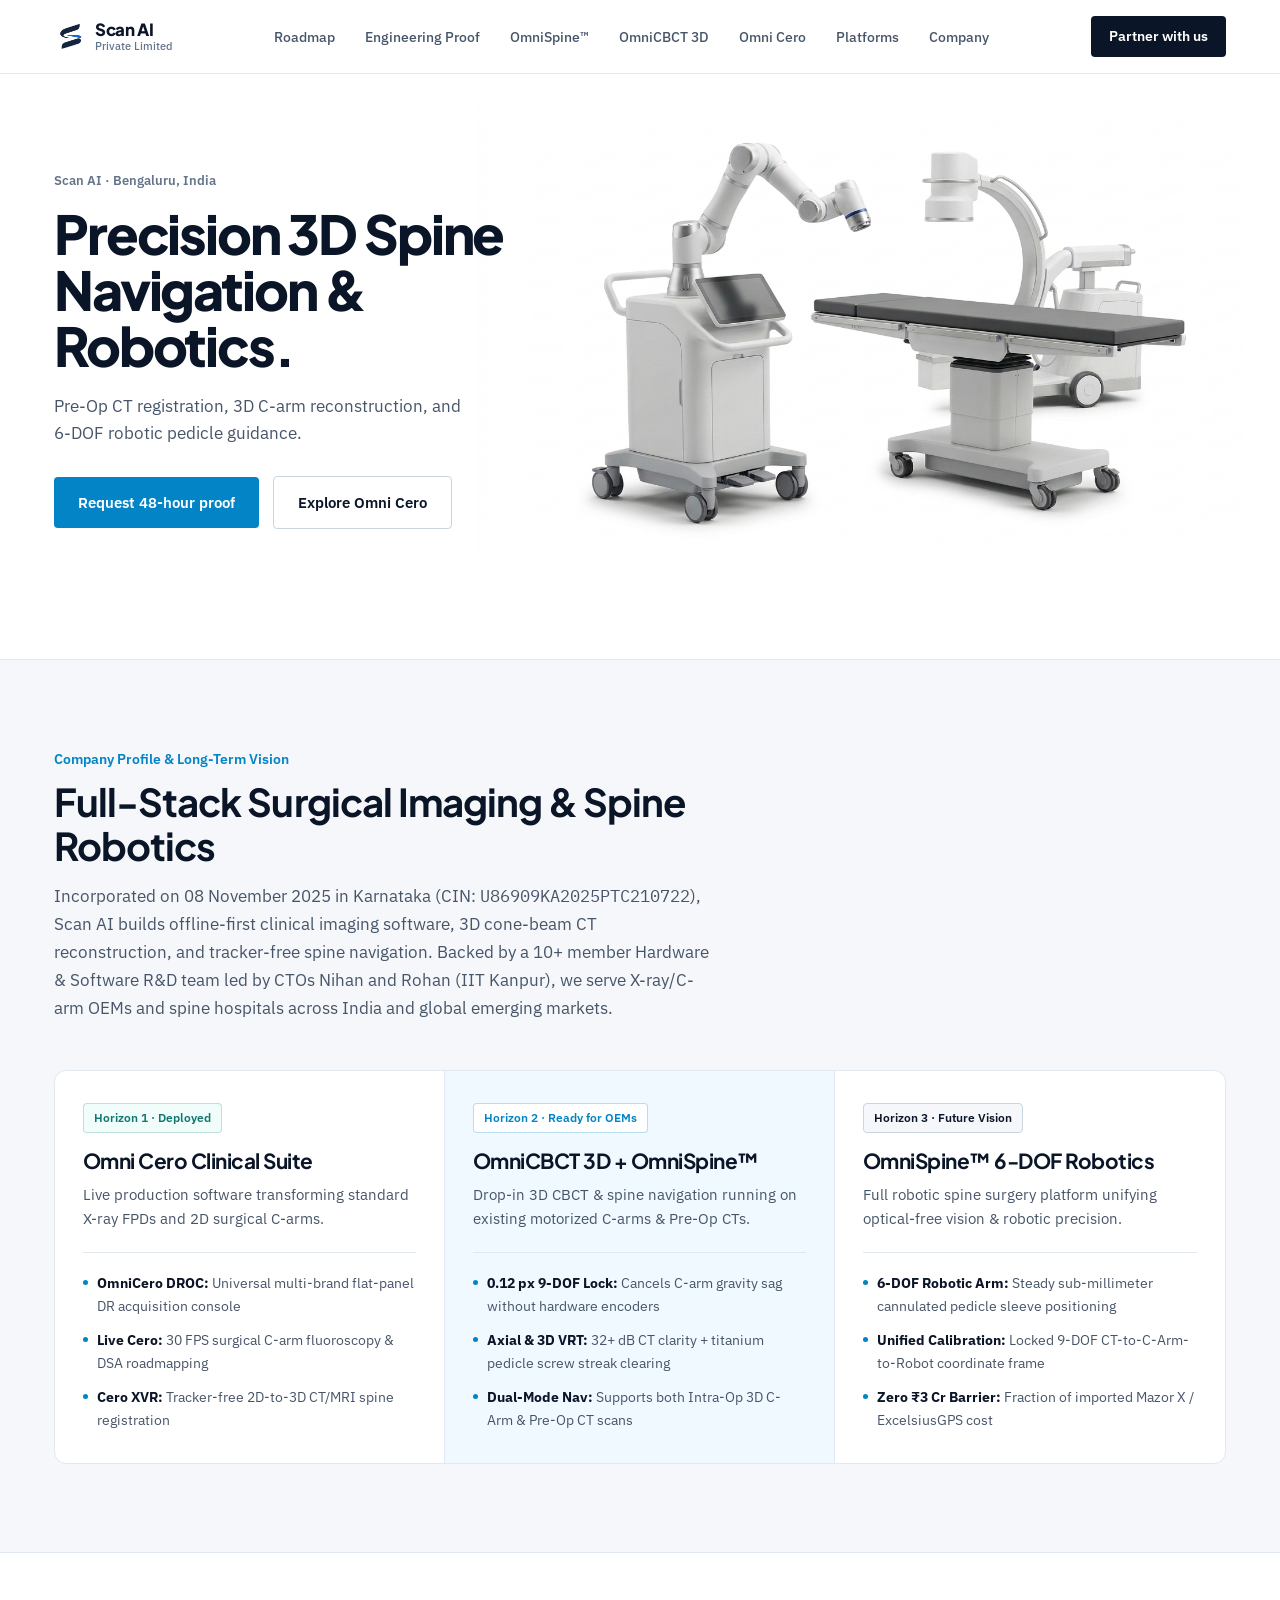
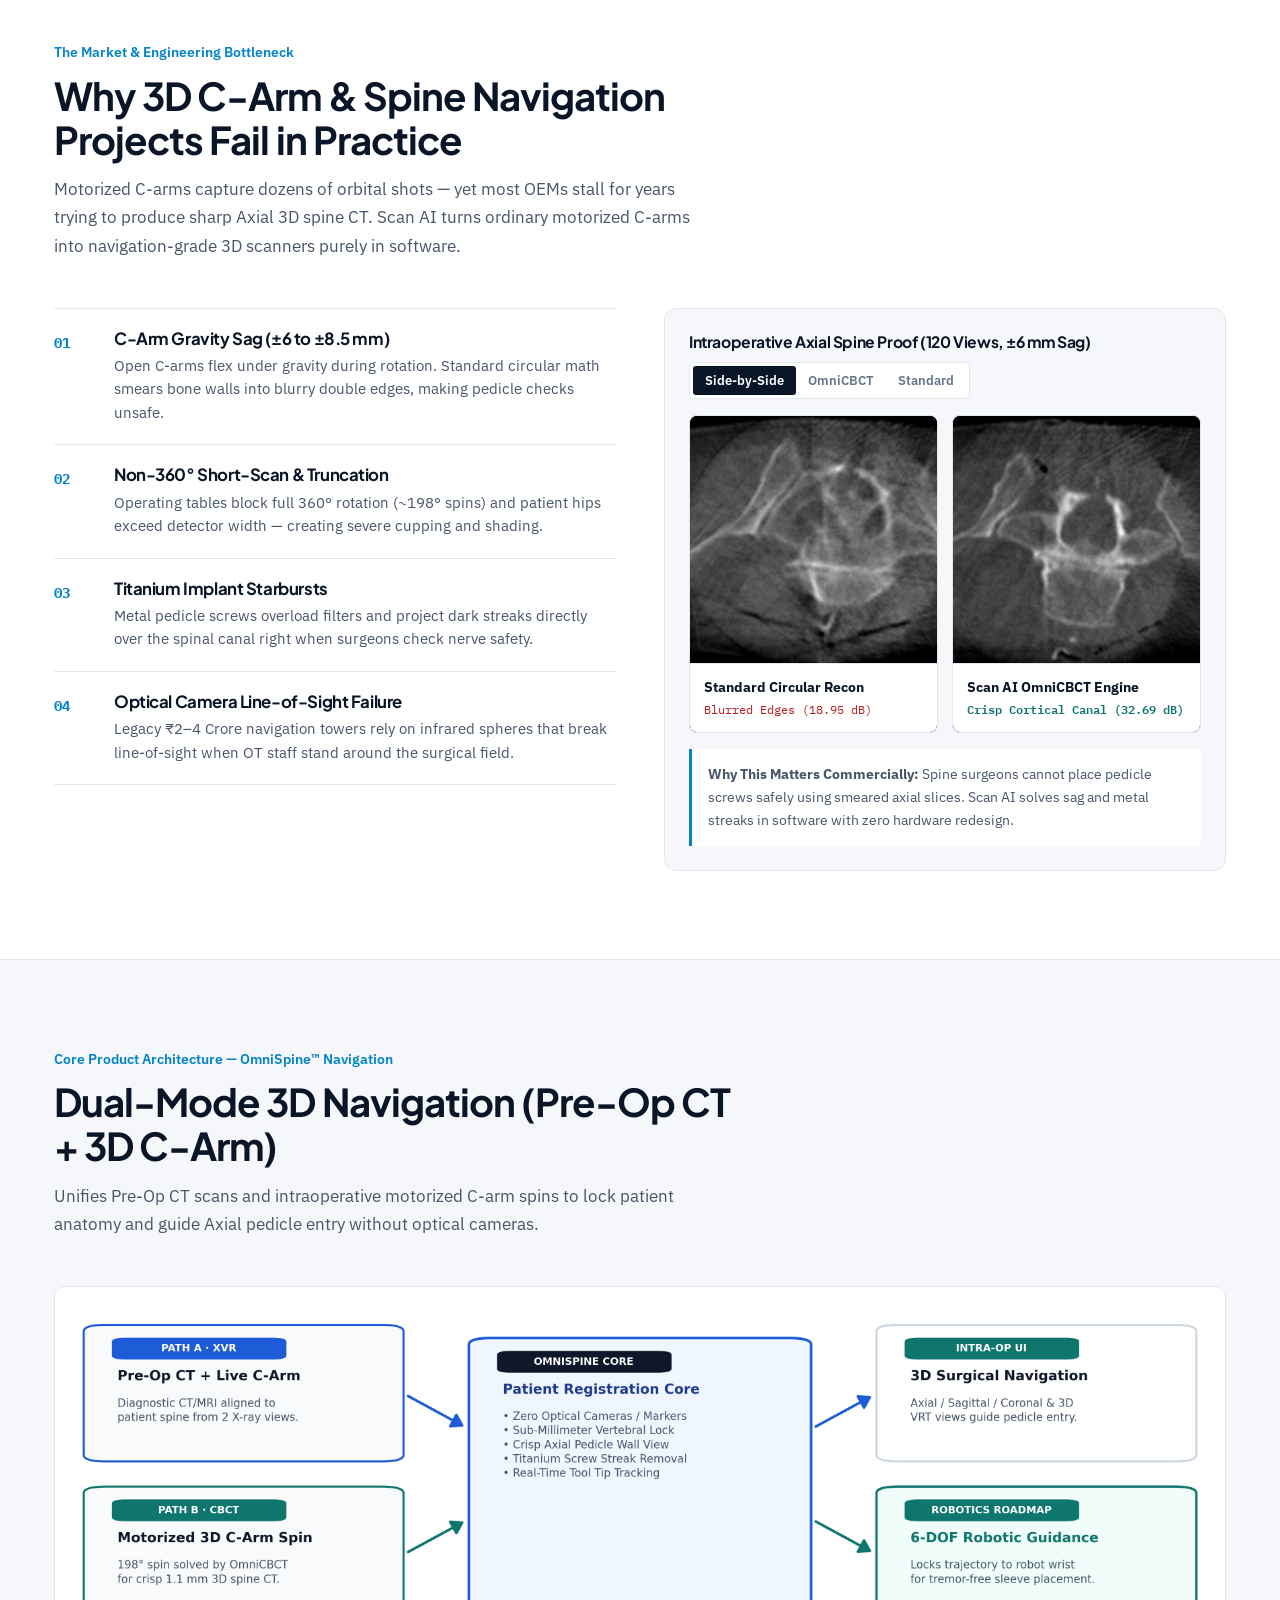
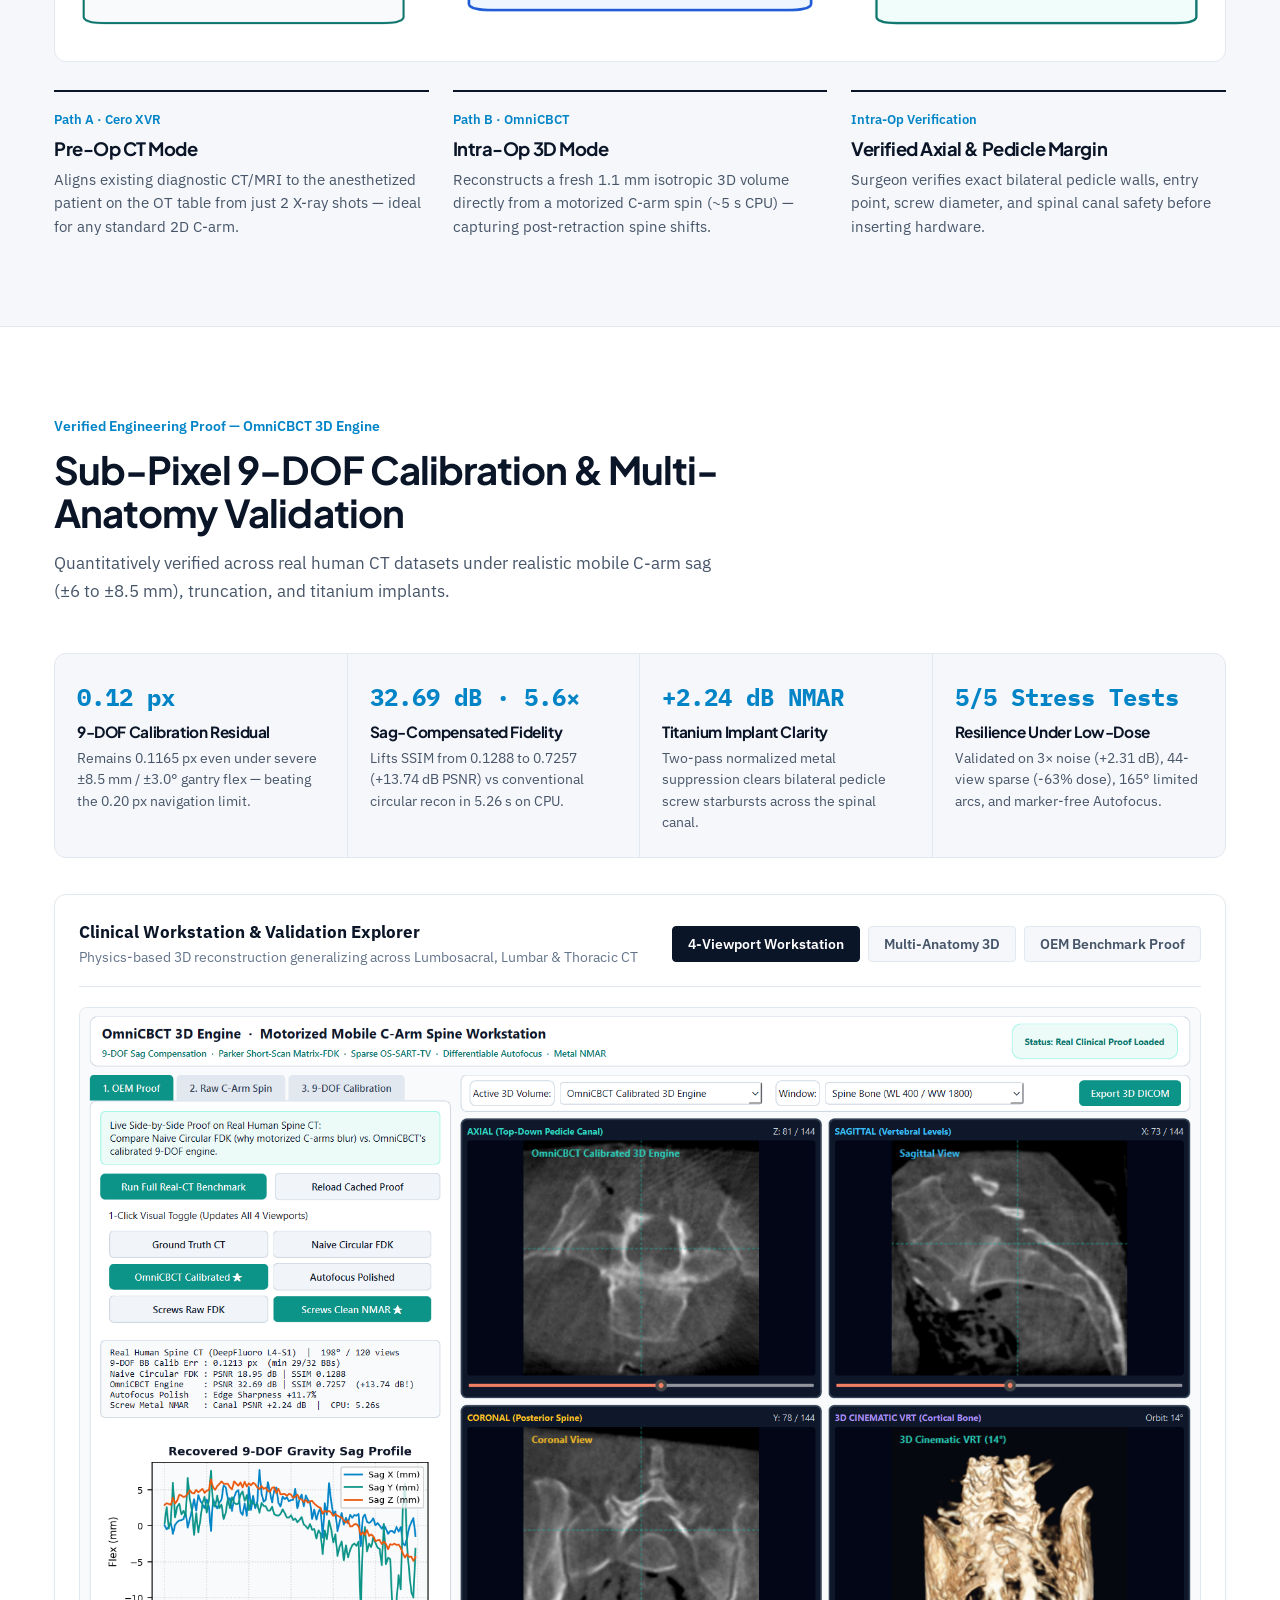
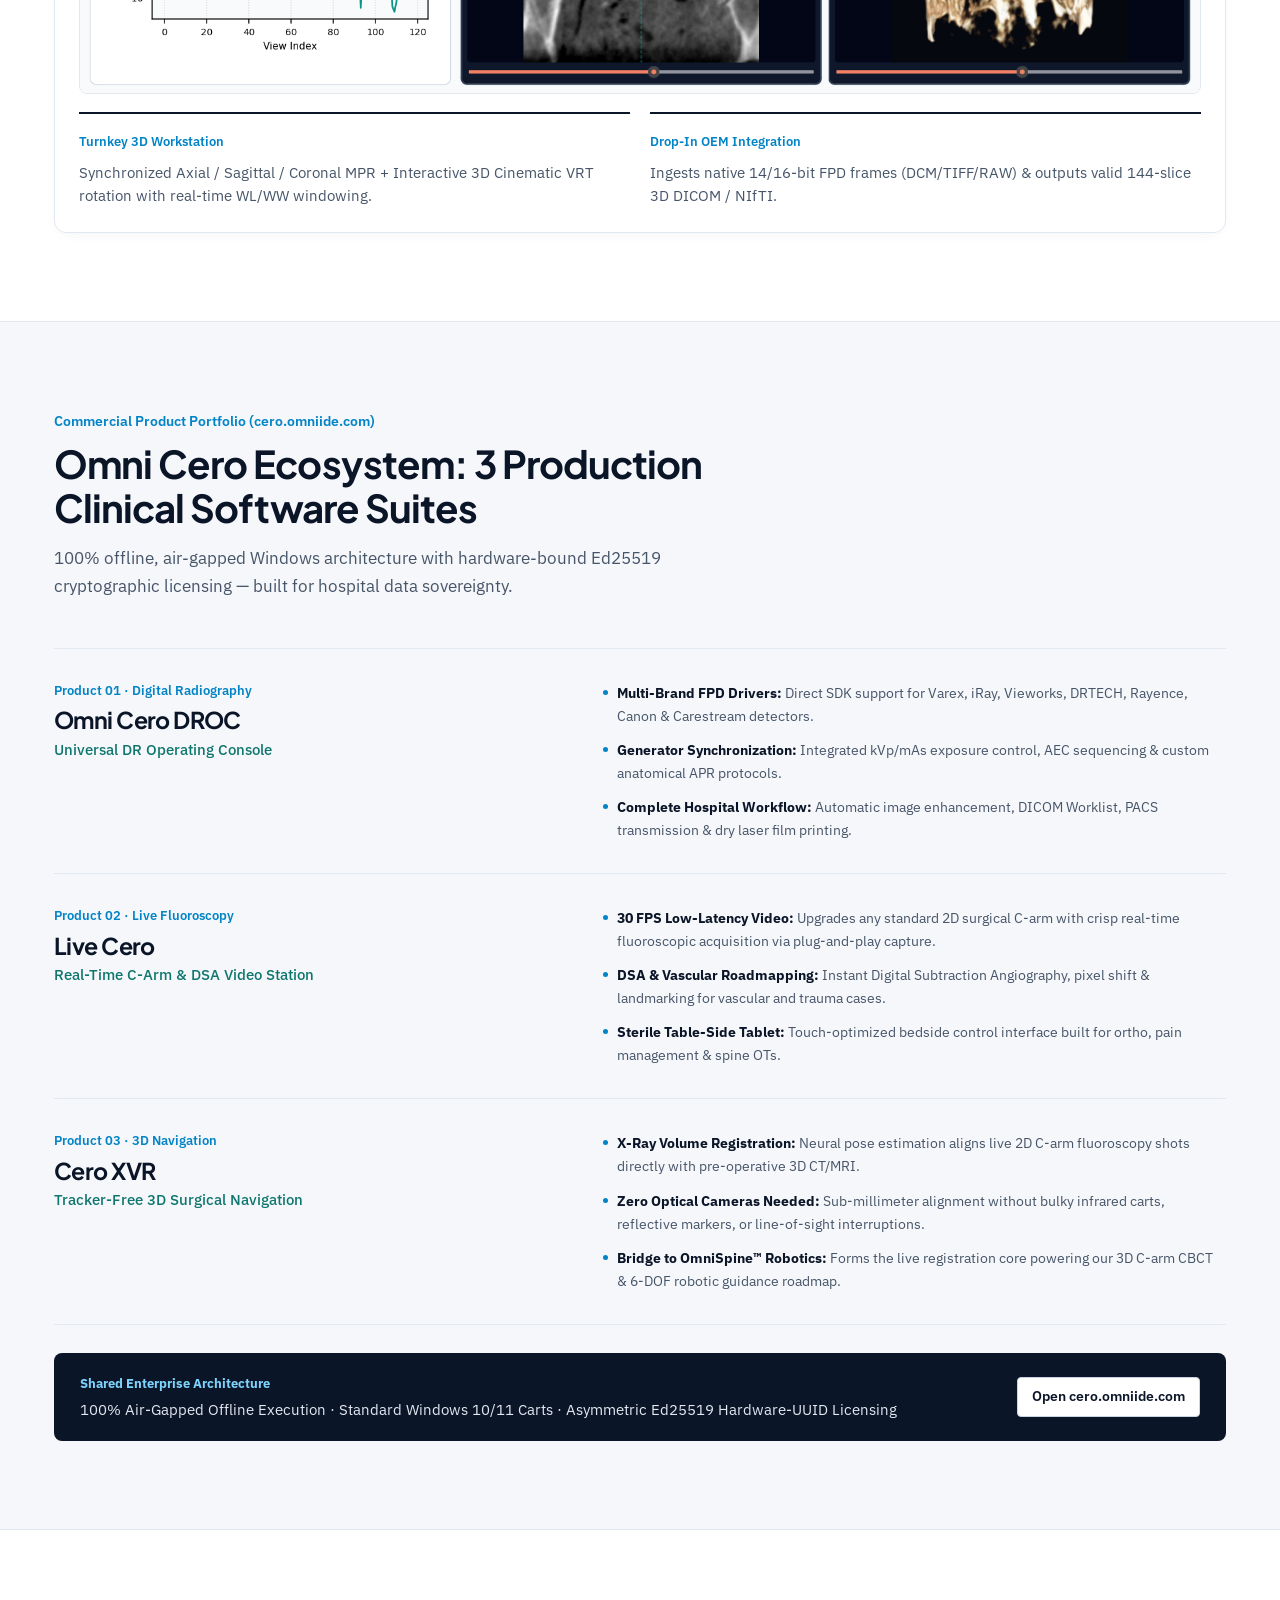
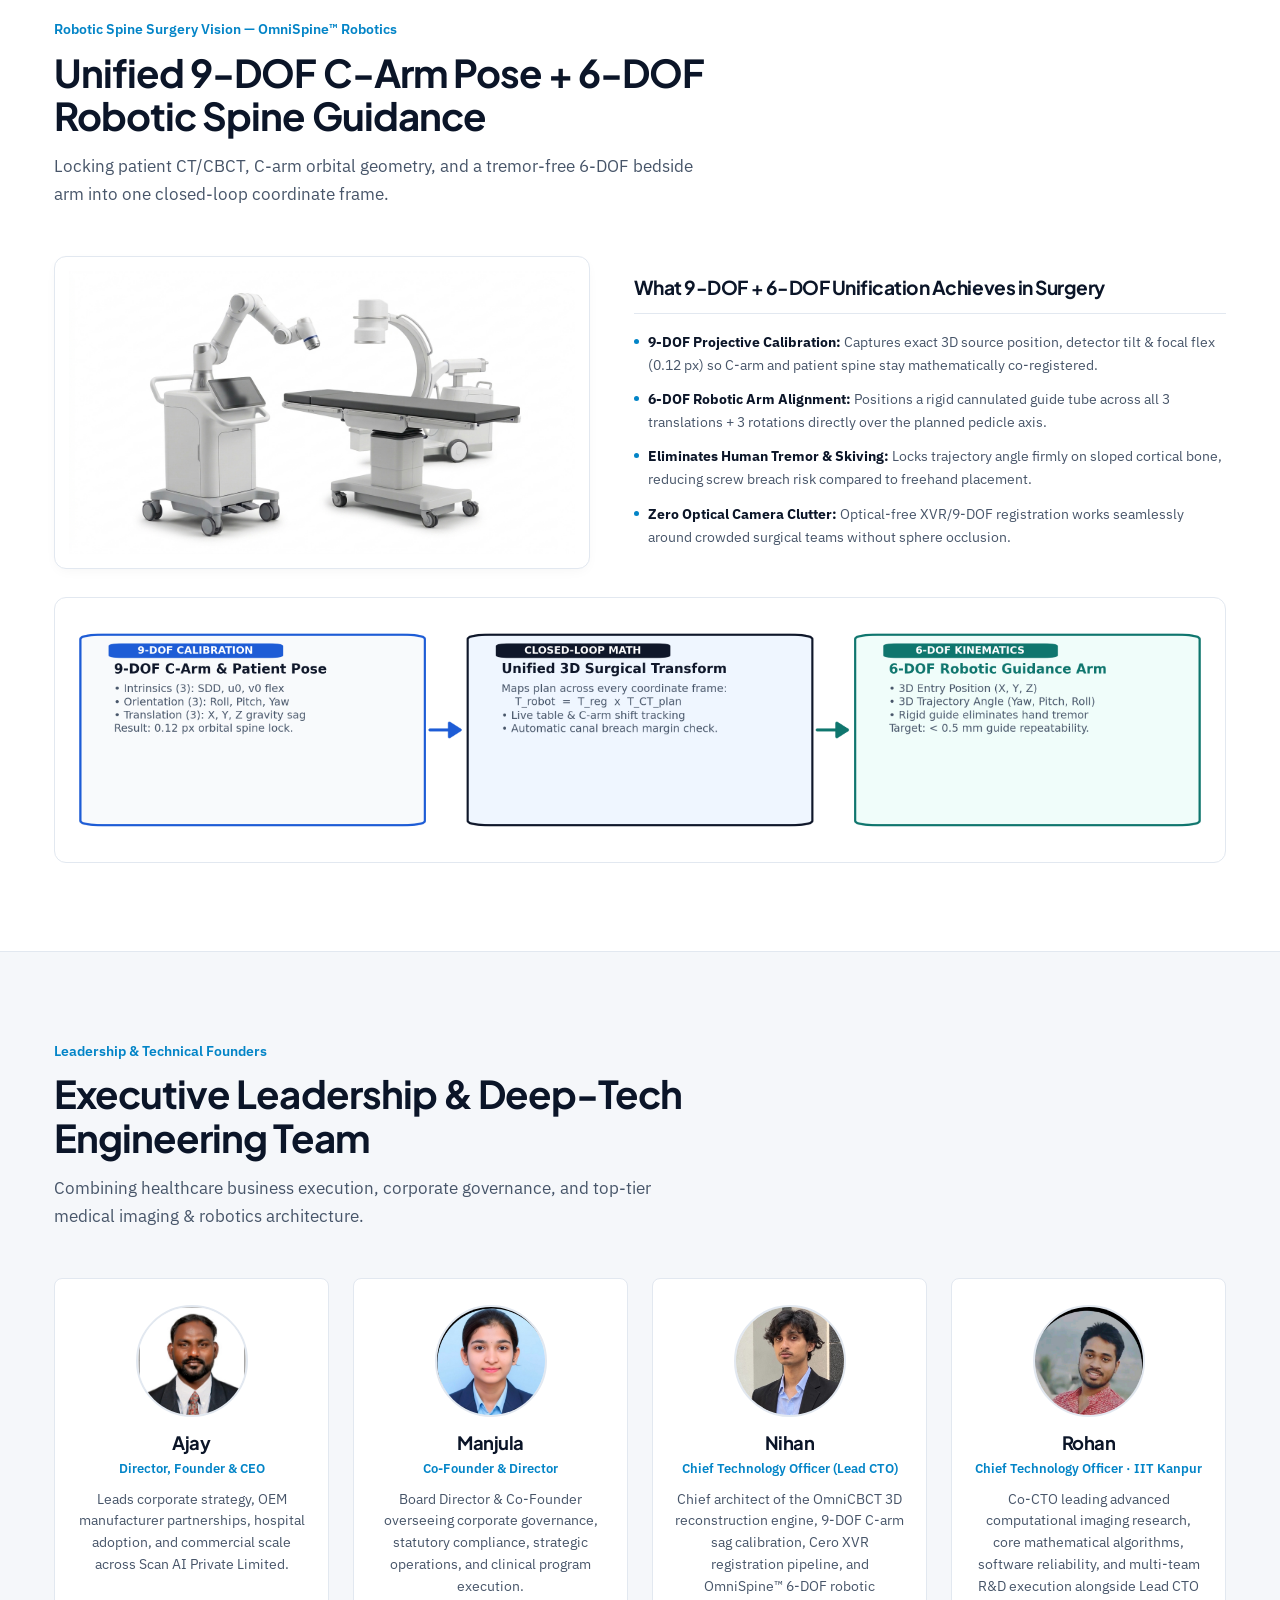
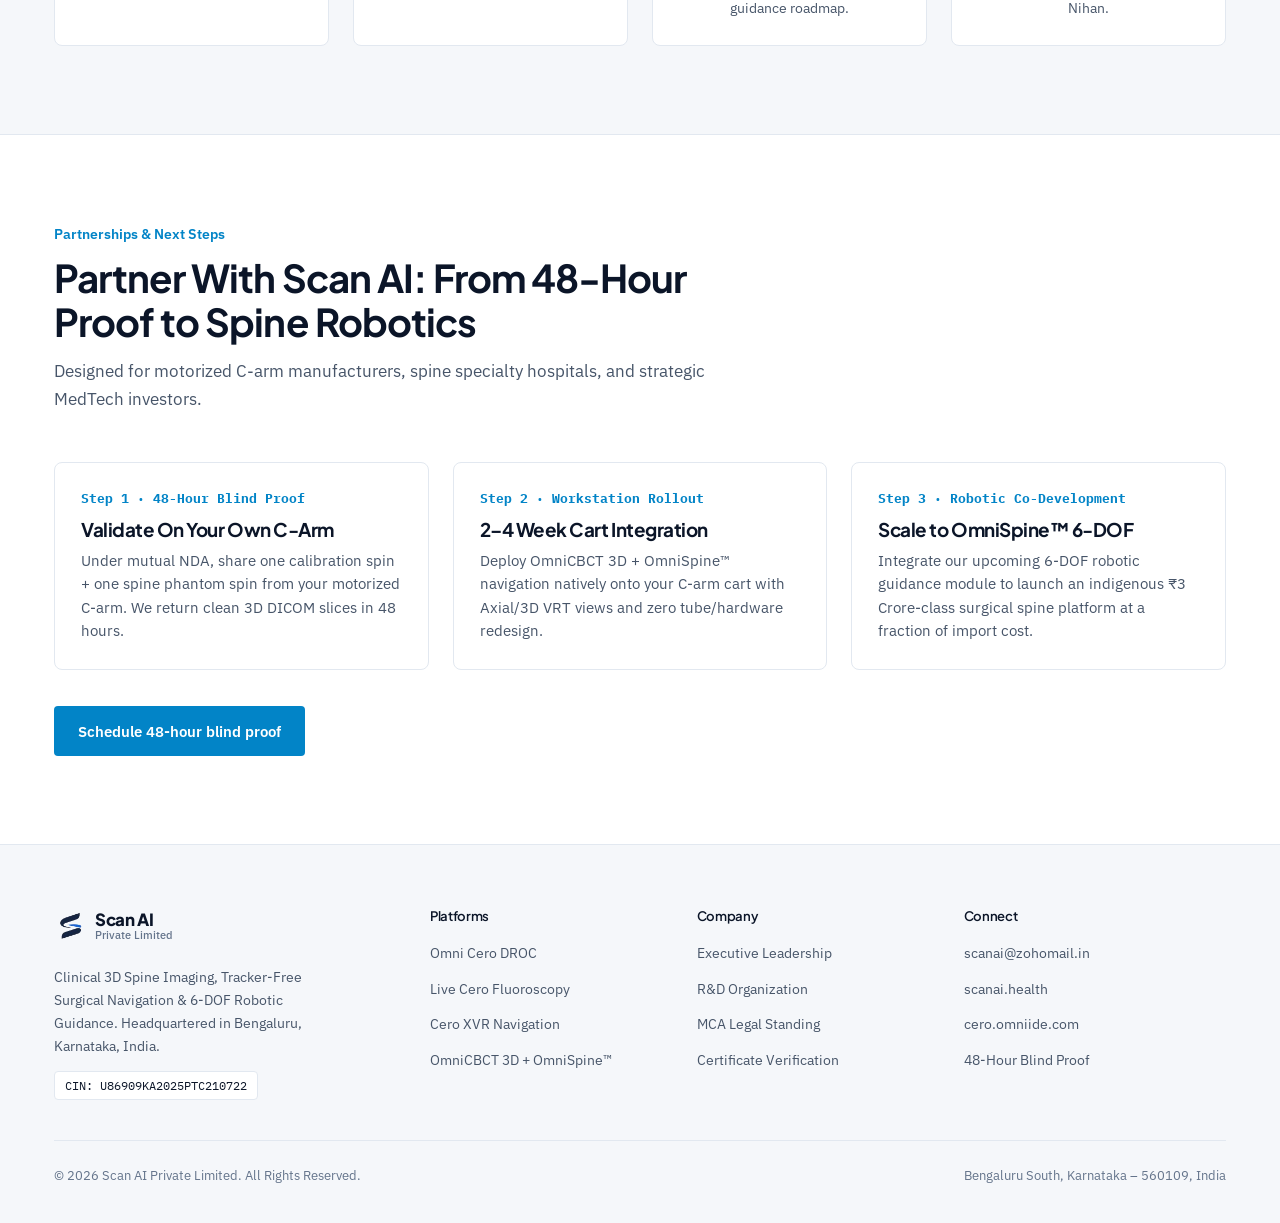
<file: index.html>
<!DOCTYPE html>
<html lang="en">
<head>
  <meta charset="UTF-8" />
  <meta name="viewport" content="width=device-width, initial-scale=1.0" />
  <title>Scan AI Private Limited — 3D Spine Imaging, Tracker-Free Navigation &amp; Surgical Robotics</title>
  <meta name="description" content="Scan AI Private Limited (Bengaluru) unifies Pre-Op CT registration (Cero XVR), intraoperative 3D C-arm reconstruction (OmniCBCT), and 6-DOF robotic pedicle guidance (OmniSpine)." />

  <meta property="og:title" content="Scan AI Private Limited — 3D Spine Navigation & Surgical Robotics" />
  <meta property="og:description" content="Precision 3D Spine Imaging, Tracker-Free Navigation & Robotic Guidance without ₹3 Crore imported hardware." />
  <meta property="og:image" content="./assets/deck/image2.jpg" />
  <meta property="og:type" content="website" />

  <link rel="icon" type="image/png" href="./assets/scanai-logo.png" />

  <link rel="preconnect" href="https://fonts.googleapis.com" />
  <link rel="preconnect" href="https://fonts.gstatic.com" crossorigin />
  <link href="https://fonts.googleapis.com/css2?family=IBM+Plex+Mono:wght@500;600;700&family=IBM+Plex+Sans:wght@400;500;600;700&family=Plus+Jakarta+Sans:wght@700;800&display=swap" rel="stylesheet" />

  <link rel="stylesheet" href="./css/variables.css" />
  <link rel="stylesheet" href="./css/main.css" />
  <link rel="stylesheet" href="./css/components.css" />
  <link rel="stylesheet" href="./css/responsive.css" />
</head>
<body>

  <!-- Header -->
  <header class="site-header" id="siteHeader">
    <div class="container nav-container">
      <a href="/" class="brand-logo" aria-label="Scan AI Home">
        <img src="./assets/scanai-logo.png" alt="Scan AI Private Limited Logo" />
        <div class="brand-wordmark">
          <strong>Scan AI</strong>
          <span>Private Limited</span>
        </div>
      </a>

      <nav aria-label="Main Navigation">
        <ul class="nav-menu">
          <li><a href="#roadmap" class="nav-link">Roadmap</a></li>
          <li><a href="#bottleneck" class="nav-link">Engineering Proof</a></li>
          <li><a href="#omnispine" class="nav-link">OmniSpine™</a></li>
          <li><a href="#omnicbct" class="nav-link">OmniCBCT 3D</a></li>
          <li><a href="#omnicero" class="nav-link">Omni Cero</a></li>
          <li><a href="./products.html" class="nav-link">Platforms</a></li>
          <li><a href="./about.html" class="nav-link">Company</a></li>
        </ul>
      </nav>

      <div class="nav-actions">
        <a href="./contact.html" class="btn-nav-cta">Partner with us</a>
      </div>

      <button class="mobile-toggle" aria-label="Open Navigation Menu" aria-expanded="false">
        <svg viewBox="0 0 24 24" fill="none" stroke="currentColor" stroke-width="2"><line x1="3" y1="12" x2="21" y2="12"></line><line x1="3" y1="6" x2="21" y2="6"></line><line x1="3" y1="18" x2="21" y2="18"></line></svg>
      </button>
    </div>
  </header>

  <!-- Mobile Drawer -->
  <div class="drawer-backdrop"></div>
  <aside class="mobile-drawer" aria-label="Mobile Navigation">
    <div class="drawer-header">
      <a href="/" class="brand-logo" aria-label="Scan AI Home">
        <img src="./assets/scanai-logo.png" alt="Scan AI Logo" style="height: 30px;" />
        <div class="brand-wordmark">
          <strong>Scan AI</strong>
          <span>Private Limited</span>
        </div>
      </a>
      <button class="drawer-close" aria-label="Close Menu">
        <svg viewBox="0 0 24 24" fill="none" stroke="currentColor" stroke-width="2"><line x1="18" y1="6" x2="6" y2="18"></line><line x1="6" y1="6" x2="18" y2="18"></line></svg>
      </button>
    </div>
    <ul class="mobile-nav-links">
      <li><a href="#roadmap">3-Stage Roadmap</a></li>
      <li><a href="#bottleneck">Engineering Proof</a></li>
      <li><a href="#omnispine">OmniSpine™ Navigation</a></li>
      <li><a href="#omnicbct">OmniCBCT 3D Engine</a></li>
      <li><a href="#omnicero">Omni Cero Suite</a></li>
      <li><a href="./products.html">All Platforms</a></li>
      <li><a href="./about.html">Leadership &amp; Governance</a></li>
      <li><a href="./contact.html">Contact &amp; 48-Hr Proof</a></li>
    </ul>
    <div class="drawer-cta-wrap">
      <a href="./contact.html" class="btn btn-primary btn-md" style="width: 100%;">Request 48-hour proof</a>
    </div>
  </aside>

  <!-- ======================================================================
       1. HERO SECTION (Minimal Flagship Hardware Showcase)
       ====================================================================== -->
  <section class="hero-section hero-fullbleed">
    <div class="hero-bg-layer" aria-hidden="true"></div>
    <div class="hero-scrim-layer" aria-hidden="true"></div>
    <div class="container hero-content-wrap">
      <div class="hero-copy">
        <p class="hero-location">Scan AI · Bengaluru, India</p>

        <h1 class="hero-title">
          Precision 3D Spine<br />Navigation &amp; Robotics.
        </h1>

        <p class="hero-subtitle">
          Pre-Op CT registration, 3D C-arm reconstruction, and 6-DOF robotic pedicle guidance.
        </p>

        <div class="hero-cta-group">
          <a href="./contact.html" class="btn btn-primary btn-lg">Request 48-hour proof</a>
          <a href="https://cero.omniide.com" target="_blank" rel="noopener" class="btn btn-secondary btn-lg">Explore Omni Cero</a>
        </div>
      </div>
    </div>
  </section>

  <!-- ======================================================================
       2. COMPANY PROFILE & 3-STAGE ROADMAP
       ====================================================================== -->
  <section class="section section-panel" id="roadmap">
    <div class="container">
      <div class="section-intro">
        <div class="section-kicker">Company Profile &amp; Long-Term Vision</div>
        <h2 class="section-title">Full-Stack Surgical Imaging &amp; Spine Robotics</h2>
        <p class="section-lead">
          Incorporated on 08 November 2025 in Karnataka (CIN: <span class="mono">U86909KA2025PTC210722</span>), Scan AI builds offline-first clinical imaging software, 3D cone-beam CT reconstruction, and tracker-free spine navigation. Backed by a 10+ member Hardware &amp; Software R&amp;D team led by CTOs Nihan and Rohan (IIT Kanpur), we serve X-ray/C-arm OEMs and spine hospitals across India and global emerging markets.
        </p>
      </div>

      <div class="horizon-strip">
        <article class="horizon-col">
          <span class="horizon-status deployed">Horizon 1 · Deployed</span>
          <h3>Omni Cero Clinical Suite</h3>
          <p>Live production software transforming standard X-ray FPDs and 2D surgical C-arms.</p>
          <ul class="spec-list">
            <li><strong>OmniCero DROC:</strong> Universal multi-brand flat-panel DR acquisition console</li>
            <li><strong>Live Cero:</strong> 30 FPS surgical C-arm fluoroscopy &amp; DSA roadmapping</li>
            <li><strong>Cero XVR:</strong> Tracker-free 2D-to-3D CT/MRI spine registration</li>
          </ul>
        </article>

        <article class="horizon-col active-stage">
          <span class="horizon-status ready">Horizon 2 · Ready for OEMs</span>
          <h3>OmniCBCT 3D + OmniSpine™</h3>
          <p>Drop-in 3D CBCT &amp; spine navigation running on existing motorized C-arms &amp; Pre-Op CTs.</p>
          <ul class="spec-list">
            <li><strong>0.12 px 9-DOF Lock:</strong> Cancels C-arm gravity sag without hardware encoders</li>
            <li><strong>Axial &amp; 3D VRT:</strong> 32+ dB CT clarity + titanium pedicle screw streak clearing</li>
            <li><strong>Dual-Mode Nav:</strong> Supports both Intra-Op 3D C-Arm &amp; Pre-Op CT scans</li>
          </ul>
        </article>

        <article class="horizon-col">
          <span class="horizon-status vision">Horizon 3 · Future Vision</span>
          <h3>OmniSpine™ 6-DOF Robotics</h3>
          <p>Full robotic spine surgery platform unifying optical-free vision &amp; robotic precision.</p>
          <ul class="spec-list">
            <li><strong>6-DOF Robotic Arm:</strong> Steady sub-millimeter cannulated pedicle sleeve positioning</li>
            <li><strong>Unified Calibration:</strong> Locked 9-DOF CT-to-C-Arm-to-Robot coordinate frame</li>
            <li><strong>Zero ₹3 Cr Barrier:</strong> Fraction of imported Mazor X / ExcelsiusGPS cost</li>
          </ul>
        </article>
      </div>
    </div>
  </section>

  <!-- ======================================================================
       3. ENGINEERING BOTTLENECK + INTERACTIVE AXIAL PROOF
       ====================================================================== -->
  <section class="section" id="bottleneck">
    <div class="container">
      <div class="section-intro">
        <div class="section-kicker">The Market &amp; Engineering Bottleneck</div>
        <h2 class="section-title">Why 3D C-Arm &amp; Spine Navigation Projects Fail in Practice</h2>
        <p class="section-lead">
          Motorized C-arms capture dozens of orbital shots — yet most OEMs stall for years trying to produce sharp Axial 3D spine CT. Scan AI turns ordinary motorized C-arms into navigation-grade 3D scanners purely in software.
        </p>
      </div>

      <div class="bottleneck-split">
        <div class="failure-list">
          <div class="failure-row">
            <div class="failure-index">01</div>
            <div>
              <h4>C-Arm Gravity Sag (±6 to ±8.5 mm)</h4>
              <p>Open C-arms flex under gravity during rotation. Standard circular math smears bone walls into blurry double edges, making pedicle checks unsafe.</p>
            </div>
          </div>
          <div class="failure-row">
            <div class="failure-index">02</div>
            <div>
              <h4>Non-360° Short-Scan &amp; Truncation</h4>
              <p>Operating tables block full 360° rotation (~198° spins) and patient hips exceed detector width — creating severe cupping and shading.</p>
            </div>
          </div>
          <div class="failure-row">
            <div class="failure-index">03</div>
            <div>
              <h4>Titanium Implant Starbursts</h4>
              <p>Metal pedicle screws overload filters and project dark streaks directly over the spinal canal right when surgeons check nerve safety.</p>
            </div>
          </div>
          <div class="failure-row">
            <div class="failure-index">04</div>
            <div>
              <h4>Optical Camera Line-of-Sight Failure</h4>
              <p>Legacy ₹2–4 Crore navigation towers rely on infrared spheres that break line-of-sight when OT staff stand around the surgical field.</p>
            </div>
          </div>
        </div>

        <div class="proof-viewer">
          <div class="proof-viewer-head">
            <h4>Intraoperative Axial Spine Proof (120 Views, ±6 mm Sag)</h4>
            <div class="segmented-control" role="group" aria-label="Axial Comparison View">
              <button type="button" class="comp-btn active" data-comp-mode="dual">Side-by-Side</button>
              <button type="button" class="comp-btn" data-comp-mode="omnicbct">OmniCBCT</button>
              <button type="button" class="comp-btn" data-comp-mode="naive">Standard</button>
            </div>
          </div>

          <div class="comparison-dual" id="axialComparisonGrid">
            <div class="scan-frame" id="tileNaiveRecon">
              <img src="./assets/deck/image5.png" alt="Standard Circular Reconstruction Blurred Axial Spine" />
              <div class="scan-meta">
                <strong>Standard Circular Recon</strong>
                <span class="bad">Blurred Edges (18.95 dB)</span>
              </div>
            </div>
            <div class="scan-frame" id="tileOmniRecon">
              <img src="./assets/deck/image6.png" alt="Scan AI OmniCBCT Engine Crisp Cortical Canal" />
              <div class="scan-meta">
                <strong>Scan AI OmniCBCT Engine</strong>
                <span class="good">Crisp Cortical Canal (32.69 dB)</span>
              </div>
            </div>
          </div>

          <div class="viewer-note">
            <strong>Why This Matters Commercially:</strong> Spine surgeons cannot place pedicle screws safely using smeared axial slices. Scan AI solves sag and metal streaks in software with zero hardware redesign.
          </div>
        </div>
      </div>
    </div>
  </section>

  <!-- ======================================================================
       4. OMNISPINE DUAL-MODE 3D NAVIGATION
       ====================================================================== -->
  <section class="section section-panel" id="omnispine">
    <div class="container">
      <div class="section-intro">
        <div class="section-kicker">Core Product Architecture — OmniSpine™ Navigation</div>
        <h2 class="section-title">Dual-Mode 3D Navigation (Pre-Op CT + 3D C-Arm)</h2>
        <p class="section-lead">
          Unifies Pre-Op CT scans and intraoperative motorized C-arm spins to lock patient anatomy and guide Axial pedicle entry without optical cameras.
        </p>
      </div>

      <div class="diagram-frame">
        <img src="./assets/deck/image7.png" alt="OmniSpine Dual-Mode Navigation Architecture Diagram" />
      </div>

      <div class="spec-grid-3">
        <div class="spec-block">
          <div class="spec-block-label">Path A · Cero XVR</div>
          <h3>Pre-Op CT Mode</h3>
          <p>Aligns existing diagnostic CT/MRI to the anesthetized patient on the OT table from just 2 X-ray shots — ideal for any standard 2D C-arm.</p>
        </div>
        <div class="spec-block">
          <div class="spec-block-label">Path B · OmniCBCT</div>
          <h3>Intra-Op 3D Mode</h3>
          <p>Reconstructs a fresh 1.1 mm isotropic 3D volume directly from a motorized C-arm spin (~5 s CPU) — capturing post-retraction spine shifts.</p>
        </div>
        <div class="spec-block">
          <div class="spec-block-label">Intra-Op Verification</div>
          <h3>Verified Axial &amp; Pedicle Margin</h3>
          <p>Surgeon verifies exact bilateral pedicle walls, entry point, screw diameter, and spinal canal safety before inserting hardware.</p>
        </div>
      </div>
    </div>
  </section>

  <!-- ======================================================================
       5. VERIFIED ENGINEERING PROOF & LIVE 4-VIEWPORT WORKSTATION
       ====================================================================== -->
  <section class="section" id="omnicbct">
    <div class="container">
      <div class="section-intro">
        <div class="section-kicker">Verified Engineering Proof — OmniCBCT 3D Engine</div>
        <h2 class="section-title">Sub-Pixel 9-DOF Calibration &amp; Multi-Anatomy Validation</h2>
        <p class="section-lead">
          Quantitatively verified across real human CT datasets under realistic mobile C-arm sag (±6 to ±8.5 mm), truncation, and titanium implants.
        </p>
      </div>

      <div class="proof-band">
        <div class="proof-cell">
          <div class="proof-num">0.12 px</div>
          <h4>9-DOF Calibration Residual</h4>
          <p>Remains 0.1165 px even under severe ±8.5 mm / ±3.0° gantry flex — beating the 0.20 px navigation limit.</p>
        </div>
        <div class="proof-cell">
          <div class="proof-num">32.69 dB · 5.6×</div>
          <h4>Sag-Compensated Fidelity</h4>
          <p>Lifts SSIM from 0.1288 to 0.7257 (+13.74 dB PSNR) vs conventional circular recon in 5.26 s on CPU.</p>
        </div>
        <div class="proof-cell">
          <div class="proof-num">+2.24 dB NMAR</div>
          <h4>Titanium Implant Clarity</h4>
          <p>Two-pass normalized metal suppression clears bilateral pedicle screw starbursts across the spinal canal.</p>
        </div>
        <div class="proof-cell">
          <div class="proof-num">5/5 Stress Tests</div>
          <h4>Resilience Under Low-Dose</h4>
          <p>Validated on 3× noise (+2.31 dB), 44-view sparse (-63% dose), 165° limited arcs, and marker-free Autofocus.</p>
        </div>
      </div>

      <div class="explorer-panel">
        <div class="explorer-bar">
          <div>
            <strong style="font-size: 1.05rem; color: var(--ink-primary);">Clinical Workstation &amp; Validation Explorer</strong>
            <p style="font-size: 0.86rem; color: var(--ink-muted);">Physics-based 3D reconstruction generalizing across Lumbosacral, Lumbar &amp; Thoracic CT</p>
          </div>
          <div class="tab-buttons" role="tablist">
            <button type="button" class="tab-btn active" data-proof-tab="workstation">4-Viewport Workstation</button>
            <button type="button" class="tab-btn" data-proof-tab="anatomy">Multi-Anatomy 3D</button>
            <button type="button" class="tab-btn" data-proof-tab="benchmark">OEM Benchmark Proof</button>
          </div>
        </div>

        <div class="tab-pane active" data-proof-pane="workstation">
          <div class="workstation-img">
            <img src="./assets/deck/image12.png" alt="OmniCBCT 3D Engine 4-Viewport Motorized Mobile C-Arm Spine Workstation" />
          </div>
          <div class="workstation-notes">
            <div class="spec-block">
              <div class="spec-block-label">Turnkey 3D Workstation</div>
              <p>Synchronized Axial / Sagittal / Coronal MPR + Interactive 3D Cinematic VRT rotation with real-time WL/WW windowing.</p>
            </div>
            <div class="spec-block">
              <div class="spec-block-label">Drop-In OEM Integration</div>
              <p>Ingests native 14/16-bit FPD frames (DCM/TIFF/RAW) &amp; outputs valid 144-slice 3D DICOM / NIfTI.</p>
            </div>
          </div>
        </div>

        <div class="tab-pane" data-proof-pane="anatomy">
          <div class="anatomy-grid-4">
            <div class="anatomy-tile">
              <img src="./assets/deck/image10.png" alt="Lumbosacral L4-S1 3D Reconstruction" />
              <div class="anatomy-tile-body">
                <h4>Lumbosacral L4–S1</h4>
                <span>32.69 dB · 5.6× SSIM</span>
              </div>
            </div>
            <div class="anatomy-tile">
              <img src="./assets/deck/image3.png" alt="Pure Lumbar L1-L5 3D Reconstruction" />
              <div class="anatomy-tile-body">
                <h4>Pure Lumbar L1–L5</h4>
                <span>34.28 dB · Zero Pelvis</span>
              </div>
            </div>
            <div class="anatomy-tile">
              <img src="./assets/deck/image11.png" alt="Thoracic and Ribcage 3D Reconstruction" />
              <div class="anatomy-tile-body">
                <h4>Thoracic + Ribcage</h4>
                <span>30.36 dB · 7.0× SSIM</span>
              </div>
            </div>
            <div class="anatomy-tile">
              <img src="./assets/deck/image4.png" alt="3D Screw-Scout Translucent Implant View" />
              <div class="anatomy-tile-body">
                <h4>3D Screw-Scout</h4>
                <span>Translucent Implant View</span>
              </div>
            </div>
          </div>
        </div>

        <div class="tab-pane" data-proof-pane="benchmark">
          <div class="workstation-img">
            <img src="./assets/deck/image9.png" alt="OmniCBCT 3D Engine Clinical Human Spine CBCT Reconstruction & Sag Compensation Proof" />
          </div>
        </div>
      </div>
    </div>
  </section>

  <!-- ======================================================================
       6. COMMERCIAL PRODUCT PORTFOLIO — OMNI CERO ECOSYSTEM
       ====================================================================== -->
  <section class="section section-panel" id="omnicero">
    <div class="container">
      <div class="section-intro">
        <div class="section-kicker">Commercial Product Portfolio (cero.omniide.com)</div>
        <h2 class="section-title">Omni Cero Ecosystem: 3 Production Clinical Software Suites</h2>
        <p class="section-lead">
          100% offline, air-gapped Windows architecture with hardware-bound Ed25519 cryptographic licensing — built for hospital data sovereignty.
        </p>
      </div>

      <div class="cero-rows">
        <article class="cero-row">
          <div class="cero-row-title">
            <span>Product 01 · Digital Radiography</span>
            <h3>Omni Cero DROC</h3>
            <p>Universal DR Operating Console</p>
          </div>
          <ul class="spec-list" style="border-top: none; padding-top: 0;">
            <li><strong>Multi-Brand FPD Drivers:</strong> Direct SDK support for Varex, iRay, Vieworks, DRTECH, Rayence, Canon &amp; Carestream detectors.</li>
            <li><strong>Generator Synchronization:</strong> Integrated kVp/mAs exposure control, AEC sequencing &amp; custom anatomical APR protocols.</li>
            <li><strong>Complete Hospital Workflow:</strong> Automatic image enhancement, DICOM Worklist, PACS transmission &amp; dry laser film printing.</li>
          </ul>
        </article>

        <article class="cero-row">
          <div class="cero-row-title">
            <span>Product 02 · Live Fluoroscopy</span>
            <h3>Live Cero</h3>
            <p>Real-Time C-Arm &amp; DSA Video Station</p>
          </div>
          <ul class="spec-list" style="border-top: none; padding-top: 0;">
            <li><strong>30 FPS Low-Latency Video:</strong> Upgrades any standard 2D surgical C-arm with crisp real-time fluoroscopic acquisition via plug-and-play capture.</li>
            <li><strong>DSA &amp; Vascular Roadmapping:</strong> Instant Digital Subtraction Angiography, pixel shift &amp; landmarking for vascular and trauma cases.</li>
            <li><strong>Sterile Table-Side Tablet:</strong> Touch-optimized bedside control interface built for ortho, pain management &amp; spine OTs.</li>
          </ul>
        </article>

        <article class="cero-row">
          <div class="cero-row-title">
            <span>Product 03 · 3D Navigation</span>
            <h3>Cero XVR</h3>
            <p>Tracker-Free 3D Surgical Navigation</p>
          </div>
          <ul class="spec-list" style="border-top: none; padding-top: 0;">
            <li><strong>X-Ray Volume Registration:</strong> Neural pose estimation aligns live 2D C-arm fluoroscopy shots directly with pre-operative 3D CT/MRI.</li>
            <li><strong>Zero Optical Cameras Needed:</strong> Sub-millimeter alignment without bulky infrared carts, reflective markers, or line-of-sight interruptions.</li>
            <li><strong>Bridge to OmniSpine™ Robotics:</strong> Forms the live registration core powering our 3D C-arm CBCT &amp; 6-DOF robotic guidance roadmap.</li>
          </ul>
        </article>
      </div>

      <div class="enterprise-bar">
        <div>
          <strong>Shared Enterprise Architecture</strong>
          <p>100% Air-Gapped Offline Execution · Standard Windows 10/11 Carts · Asymmetric Ed25519 Hardware-UUID Licensing</p>
        </div>
        <a href="https://cero.omniide.com" target="_blank" rel="noopener" class="btn btn-secondary btn-sm">Open cero.omniide.com</a>
      </div>
    </div>
  </section>

  <!-- ======================================================================
       7. ROBOTIC SPINE SURGERY VISION
       ====================================================================== -->
  <section class="section" id="robotics">
    <div class="container">
      <div class="section-intro">
        <div class="section-kicker">Robotic Spine Surgery Vision — OmniSpine™ Robotics</div>
        <h2 class="section-title">Unified 9-DOF C-Arm Pose + 6-DOF Robotic Spine Guidance</h2>
        <p class="section-lead">
          Locking patient CT/CBCT, C-arm orbital geometry, and a tremor-free 6-DOF bedside arm into one closed-loop coordinate frame.
        </p>
      </div>

      <div class="robotics-split">
        <div class="robotics-photo">
          <img src="./assets/deck/image2.jpg" alt="OmniSpine 6-DOF Bedside Robotic Arm and C-Arm System" />
        </div>
        <div>
          <h3 style="font-size: 1.2rem; margin-bottom: 14px;">What 9-DOF + 6-DOF Unification Achieves in Surgery</h3>
          <ul class="spec-list" style="border-top: 1px solid var(--line-subtle); padding-top: 16px;">
            <li><strong>9-DOF Projective Calibration:</strong> Captures exact 3D source position, detector tilt &amp; focal flex (0.12 px) so C-arm and patient spine stay mathematically co-registered.</li>
            <li><strong>6-DOF Robotic Arm Alignment:</strong> Positions a rigid cannulated guide tube across all 3 translations + 3 rotations directly over the planned pedicle axis.</li>
            <li><strong>Eliminates Human Tremor &amp; Skiving:</strong> Locks trajectory angle firmly on sloped cortical bone, reducing screw breach risk compared to freehand placement.</li>
            <li><strong>Zero Optical Camera Clutter:</strong> Optical-free XVR/9-DOF registration works seamlessly around crowded surgical teams without sphere occlusion.</li>
          </ul>
        </div>
      </div>

      <div class="diagram-frame" style="margin-bottom: 0;">
        <img src="./assets/deck/image8.png" alt="OmniSpine Robotic Closed-Loop 9-DOF to 6-DOF Transform Architecture" />
      </div>
    </div>
  </section>

  <!-- ======================================================================
       8. LEADERSHIP & TECHNICAL FOUNDERS
       ====================================================================== -->
  <section class="section section-panel" id="leadership">
    <div class="container">
      <div class="section-intro">
        <div class="section-kicker">Leadership &amp; Technical Founders</div>
        <h2 class="section-title">Executive Leadership &amp; Deep-Tech Engineering Team</h2>
        <p class="section-lead">
          Combining healthcare business execution, corporate governance, and top-tier medical imaging &amp; robotics architecture.
        </p>
      </div>

      <div class="leadership-grid-4">
        <article class="leader-card">
          <div class="leader-avatar-wrap">
            <img src="./assets/team/ajay.jpeg" alt="Ajay — Director, Founder & CEO" />
          </div>
          <h3>Ajay</h3>
          <div class="leader-role">Director, Founder &amp; CEO</div>
          <p class="leader-bio">Leads corporate strategy, OEM manufacturer partnerships, hospital adoption, and commercial scale across Scan AI Private Limited.</p>
        </article>

        <article class="leader-card">
          <div class="leader-avatar-wrap">
            <img src="./assets/team/manjula.jpeg" alt="Manjula — Co-Founder & Director" />
          </div>
          <h3>Manjula</h3>
          <div class="leader-role">Co-Founder &amp; Director</div>
          <p class="leader-bio">Board Director &amp; Co-Founder overseeing corporate governance, statutory compliance, strategic operations, and clinical program execution.</p>
        </article>

        <article class="leader-card">
          <div class="leader-avatar-wrap nihan-fit">
            <img src="./assets/team/nihan.jpeg" alt="Nihan — Chief Technology Officer (Lead CTO)" />
          </div>
          <h3>Nihan</h3>
          <div class="leader-role">Chief Technology Officer (Lead CTO)</div>
          <p class="leader-bio">Chief architect of the OmniCBCT 3D reconstruction engine, 9-DOF C-arm sag calibration, Cero XVR registration pipeline, and OmniSpine™ 6-DOF robotic guidance roadmap.</p>
        </article>

        <article class="leader-card">
          <div class="leader-avatar-wrap">
            <img src="./assets/team/rohan.jpeg" alt="Rohan — Chief Technology Officer · IIT Kanpur" />
          </div>
          <h3>Rohan</h3>
          <div class="leader-role">Chief Technology Officer · IIT Kanpur</div>
          <p class="leader-bio">Co-CTO leading advanced computational imaging research, core mathematical algorithms, software reliability, and multi-team R&amp;D execution alongside Lead CTO Nihan.</p>
        </article>
      </div>
    </div>
  </section>

  <!-- ======================================================================
       9. PARTNERSHIPS & NEXT STEPS (Sequential 3-Step Rollout)
       ====================================================================== -->
  <section class="section" id="partnerships">
    <div class="container">
      <div class="section-intro">
        <div class="section-kicker">Partnerships &amp; Next Steps</div>
        <h2 class="section-title">Partner With Scan AI: From 48-Hour Proof to Spine Robotics</h2>
        <p class="section-lead">
          Designed for motorized C-arm manufacturers, spine specialty hospitals, and strategic MedTech investors.
        </p>
      </div>

      <div class="steps-grid-3">
        <div class="step-block">
          <div class="step-num">Step 1 · 48-Hour Blind Proof</div>
          <h3>Validate On Your Own C-Arm</h3>
          <p>Under mutual NDA, share one calibration spin + one spine phantom spin from your motorized C-arm. We return clean 3D DICOM slices in 48 hours.</p>
        </div>
        <div class="step-block">
          <div class="step-num">Step 2 · Workstation Rollout</div>
          <h3>2–4 Week Cart Integration</h3>
          <p>Deploy OmniCBCT 3D + OmniSpine™ navigation natively onto your C-arm cart with Axial/3D VRT views and zero tube/hardware redesign.</p>
        </div>
        <div class="step-block">
          <div class="step-num">Step 3 · Robotic Co-Development</div>
          <h3>Scale to OmniSpine™ 6-DOF</h3>
          <p>Integrate our upcoming 6-DOF robotic guidance module to launch an indigenous ₹3 Crore-class surgical spine platform at a fraction of import cost.</p>
        </div>
      </div>

      <a href="./contact.html" class="btn btn-primary btn-lg">Schedule 48-hour blind proof</a>
    </div>
  </section>

  <!-- Footer -->
  <footer class="site-footer">
    <div class="container">
      <div class="footer-grid">
        <div class="footer-brand">
          <a href="/" class="brand-logo" aria-label="Scan AI Home">
            <img src="./assets/scanai-logo.png" alt="Scan AI Private Limited Logo" />
            <div class="brand-wordmark">
              <strong>Scan AI</strong>
              <span>Private Limited</span>
            </div>
          </a>
          <p>Clinical 3D Spine Imaging, Tracker-Free Surgical Navigation &amp; 6-DOF Robotic Guidance. Headquartered in Bengaluru, Karnataka, India.</p>
          <span class="footer-cin">CIN: U86909KA2025PTC210722</span>
        </div>

        <div class="footer-col">
          <h4>Platforms</h4>
          <ul class="footer-links">
            <li><a href="./products.html#droc">Omni Cero DROC</a></li>
            <li><a href="./products.html#live-cero">Live Cero Fluoroscopy</a></li>
            <li><a href="./products.html#cero-xvr">Cero XVR Navigation</a></li>
            <li><a href="./products.html#omnicbct">OmniCBCT 3D + OmniSpine™</a></li>
          </ul>
        </div>

        <div class="footer-col">
          <h4>Company</h4>
          <ul class="footer-links">
            <li><a href="./about.html#leadership">Executive Leadership</a></li>
            <li><a href="./about.html#engineering">R&amp;D Organization</a></li>
            <li><a href="./about.html#governance">MCA Legal Standing</a></li>
            <li><a href="./verify/">Certificate Verification</a></li>
          </ul>
        </div>

        <div class="footer-col">
          <h4>Connect</h4>
          <ul class="footer-links">
            <li><a href="mailto:scanai@zohomail.in">scanai@zohomail.in</a></li>
            <li><a href="https://scanai.health" target="_blank" rel="noopener">scanai.health</a></li>
            <li><a href="https://cero.omniide.com" target="_blank" rel="noopener">cero.omniide.com</a></li>
            <li><a href="./contact.html">48-Hour Blind Proof</a></li>
          </ul>
        </div>
      </div>

      <div class="footer-bottom">
        <div>&copy; 2026 Scan AI Private Limited. All Rights Reserved.</div>
        <div>Bengaluru South, Karnataka – 560109, India</div>
      </div>
    </div>
  </footer>

  <script src="./js/main.js"></script>
</body>
</html>
</file>
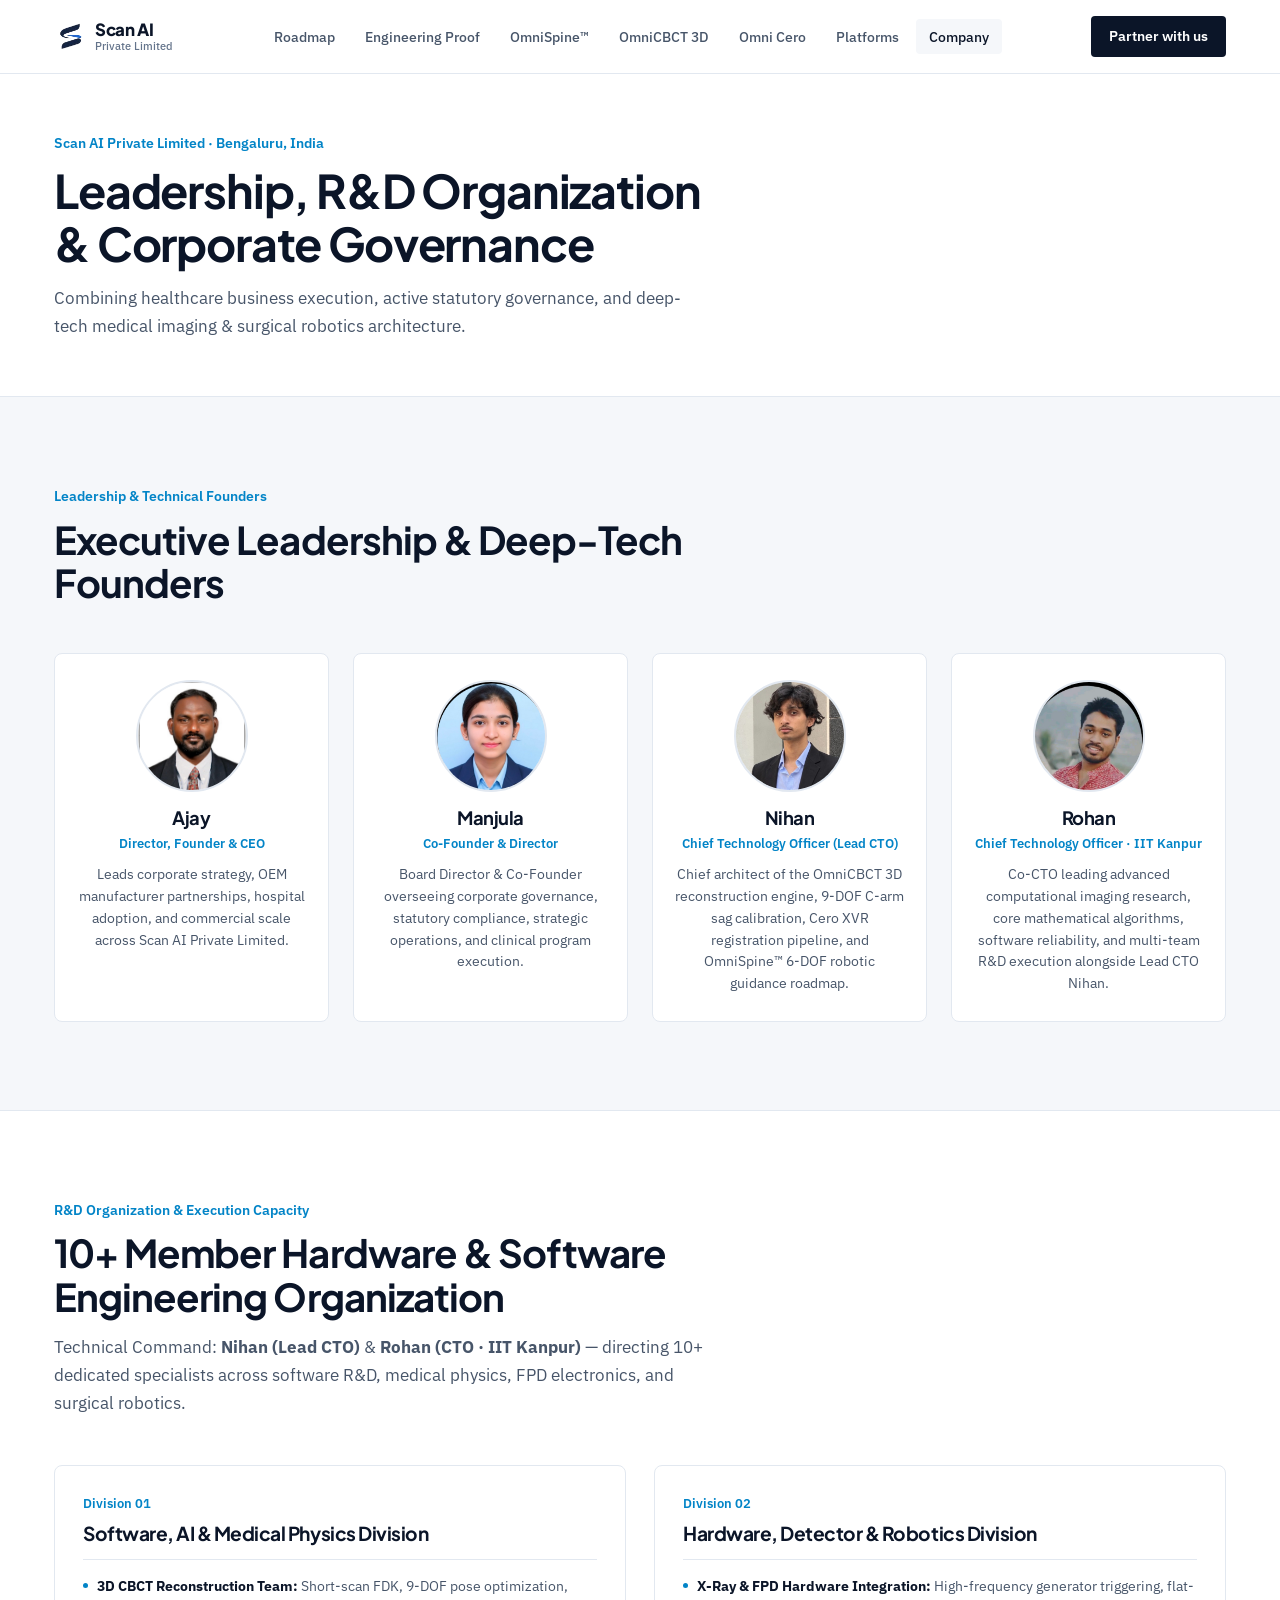
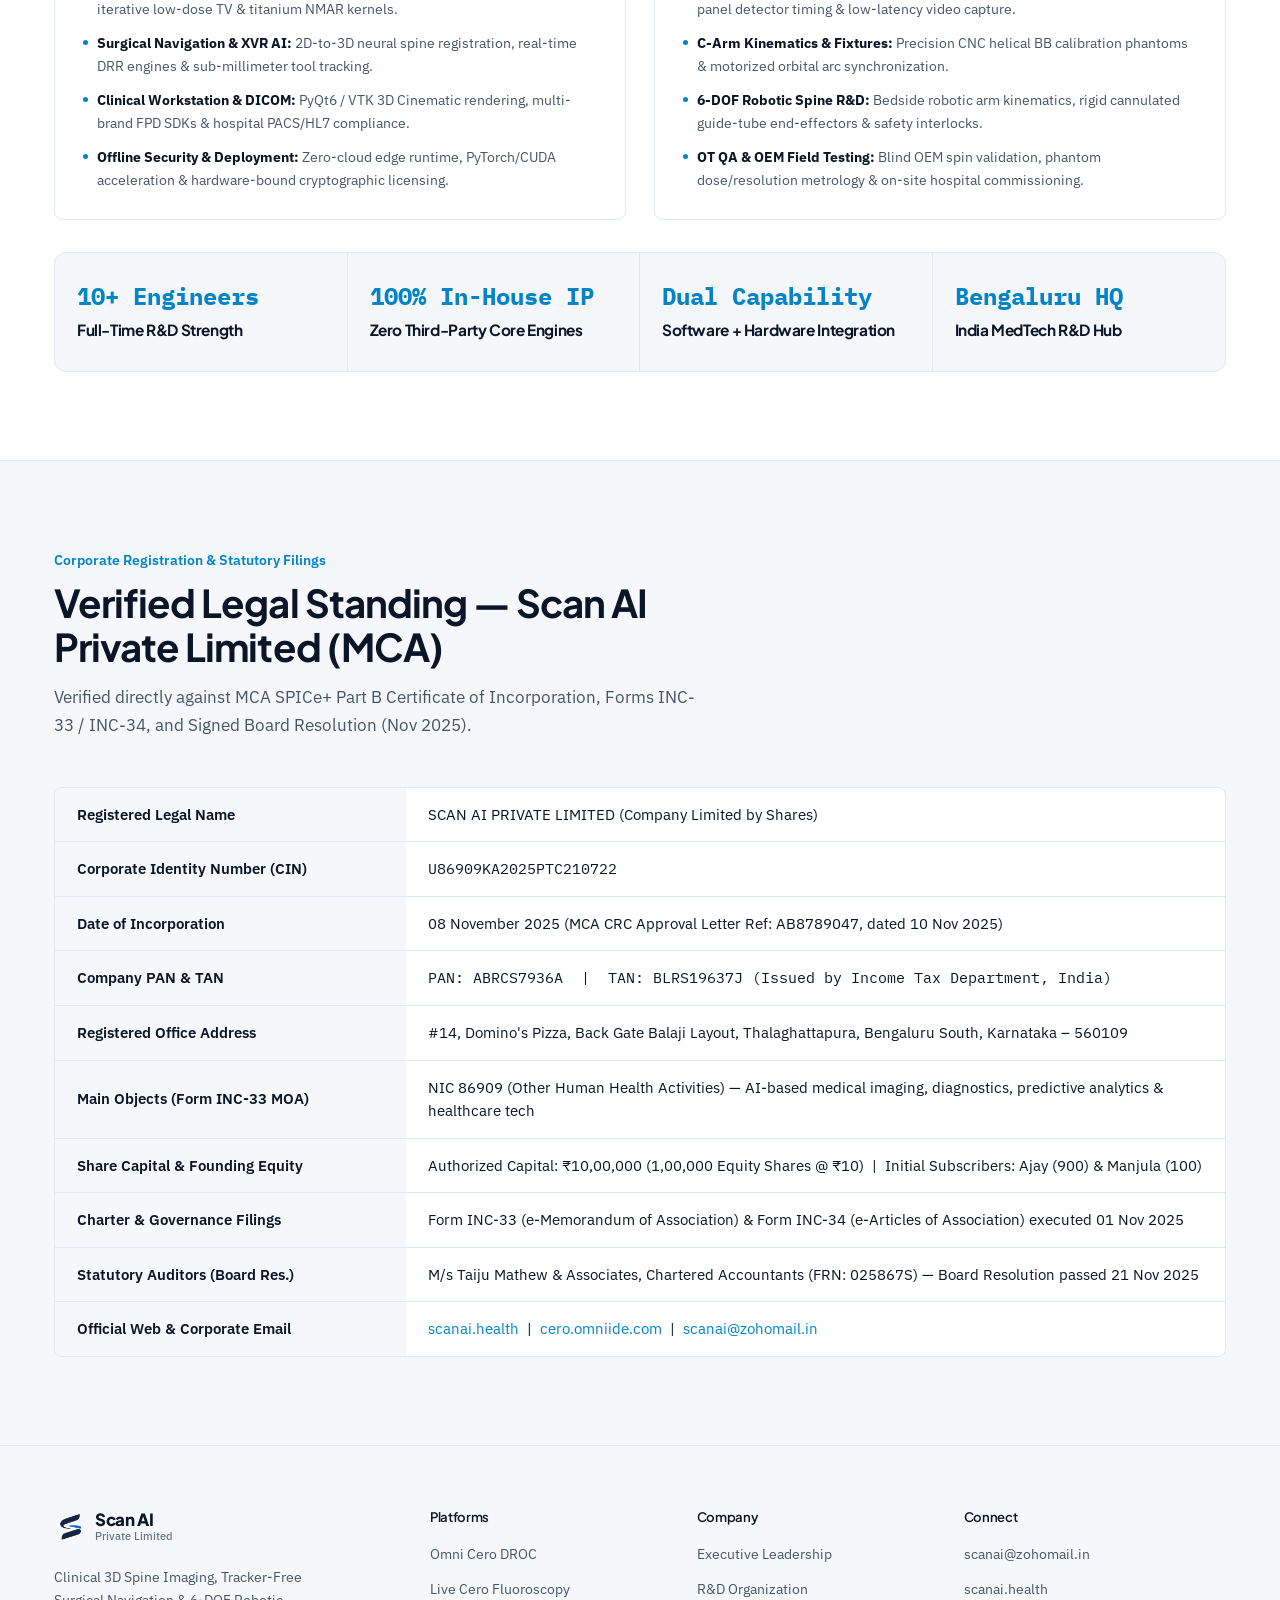
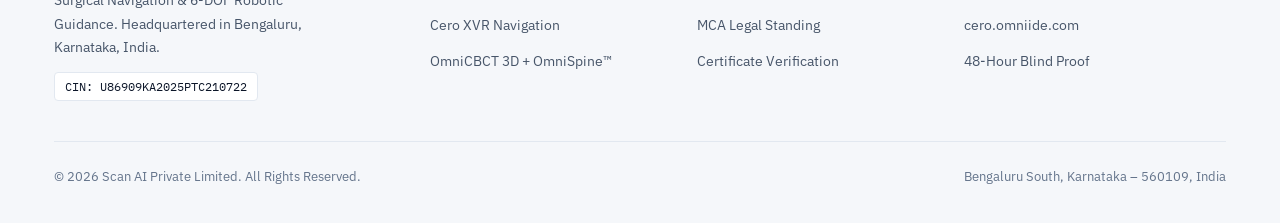
<file: about.html>
<!DOCTYPE html>
<html lang="en">
<head>
  <meta charset="UTF-8" />
  <meta name="viewport" content="width=device-width, initial-scale=1.0" />
  <title>About Scan AI Private Limited — Leadership, R&amp;D Team &amp; MCA Governance</title>
  <meta name="description" content="Executive leadership, 10+ member Hardware & Software R&D organization, and verified MCA corporate registration of Scan AI Private Limited (CIN: U86909KA2025PTC210722)." />
  <link rel="icon" type="image/png" href="./assets/scanai-logo.png" />

  <link rel="preconnect" href="https://fonts.googleapis.com" />
  <link rel="preconnect" href="https://fonts.gstatic.com" crossorigin />
  <link href="https://fonts.googleapis.com/css2?family=IBM+Plex+Mono:wght@500;600;700&family=IBM+Plex+Sans:wght@400;500;600;700&family=Plus+Jakarta+Sans:wght@700;800&display=swap" rel="stylesheet" />

  <link rel="stylesheet" href="./css/variables.css" />
  <link rel="stylesheet" href="./css/main.css" />
  <link rel="stylesheet" href="./css/components.css" />
  <link rel="stylesheet" href="./css/responsive.css" />
</head>
<body>

  <header class="site-header" id="siteHeader">
    <div class="container nav-container">
      <a href="/" class="brand-logo" aria-label="Scan AI Home">
        <img src="./assets/scanai-logo.png" alt="Scan AI Private Limited Logo" />
        <div class="brand-wordmark"><strong>Scan AI</strong><span>Private Limited</span></div>
      </a>
      <nav aria-label="Main Navigation">
        <ul class="nav-menu">
          <li><a href="/#roadmap" class="nav-link">Roadmap</a></li>
          <li><a href="/#bottleneck" class="nav-link">Engineering Proof</a></li>
          <li><a href="/#omnispine" class="nav-link">OmniSpine™</a></li>
          <li><a href="/#omnicbct" class="nav-link">OmniCBCT 3D</a></li>
          <li><a href="/#omnicero" class="nav-link">Omni Cero</a></li>
          <li><a href="./products.html" class="nav-link">Platforms</a></li>
          <li><a href="./about.html" class="nav-link active">Company</a></li>
        </ul>
      </nav>
      <div class="nav-actions">
        <a href="./contact.html" class="btn-nav-cta">Partner with us</a>
      </div>
      <button class="mobile-toggle" aria-label="Open Navigation Menu" aria-expanded="false">
        <svg viewBox="0 0 24 24" fill="none" stroke="currentColor" stroke-width="2"><line x1="3" y1="12" x2="21" y2="12"></line><line x1="3" y1="6" x2="21" y2="6"></line><line x1="3" y1="18" x2="21" y2="18"></line></svg>
      </button>
    </div>
  </header>

  <div class="drawer-backdrop"></div>
  <aside class="mobile-drawer" aria-label="Mobile Navigation">
    <div class="drawer-header">
      <a href="/" class="brand-logo" aria-label="Scan AI Home">
        <img src="./assets/scanai-logo.png" alt="Scan AI Logo" style="height: 30px;" />
        <div class="brand-wordmark"><strong>Scan AI</strong><span>Private Limited</span></div>
      </a>
      <button class="drawer-close" aria-label="Close Menu">
        <svg viewBox="0 0 24 24" fill="none" stroke="currentColor" stroke-width="2"><line x1="18" y1="6" x2="6" y2="18"></line><line x1="6" y1="6" x2="18" y2="18"></line></svg>
      </button>
    </div>
    <ul class="mobile-nav-links">
      <li><a href="/">Home</a></li>
      <li><a href="./products.html">All Platforms</a></li>
      <li><a href="./about.html">Leadership &amp; Governance</a></li>
      <li><a href="./contact.html">Contact &amp; 48-Hr Proof</a></li>
    </ul>
    <div class="drawer-cta-wrap">
      <a href="./contact.html" class="btn btn-primary btn-md" style="width: 100%;">Request 48-hour proof</a>
    </div>
  </aside>

  <section style="padding: 132px 0 56px 0; background: #ffffff; border-bottom: 1px solid var(--line-subtle);">
    <div class="container">
      <div class="section-intro" style="margin-bottom: 0;">
        <div class="section-kicker">Scan AI Private Limited · Bengaluru, India</div>
        <h1 class="section-title" style="font-size: clamp(2.1rem, 3.8vw, 2.9rem);">
          Leadership, R&amp;D Organization &amp; Corporate Governance
        </h1>
        <p class="section-lead">
          Combining healthcare business execution, active statutory governance, and deep-tech medical imaging &amp; surgical robotics architecture.
        </p>
      </div>
    </div>
  </section>

  <!-- Executive Leadership -->
  <section class="section section-panel" id="leadership">
    <div class="container">
      <div class="section-intro">
        <div class="section-kicker">Leadership &amp; Technical Founders</div>
        <h2 class="section-title">Executive Leadership &amp; Deep-Tech Founders</h2>
      </div>

      <div class="leadership-grid-4">
        <article class="leader-card">
          <div class="leader-avatar-wrap">
            <img src="./assets/team/ajay.jpeg" alt="Ajay — Director, Founder & CEO" />
          </div>
          <h3>Ajay</h3>
          <div class="leader-role">Director, Founder &amp; CEO</div>
          <p class="leader-bio">Leads corporate strategy, OEM manufacturer partnerships, hospital adoption, and commercial scale across Scan AI Private Limited.</p>
        </article>

        <article class="leader-card">
          <div class="leader-avatar-wrap">
            <img src="./assets/team/manjula.jpeg" alt="Manjula — Co-Founder & Director" />
          </div>
          <h3>Manjula</h3>
          <div class="leader-role">Co-Founder &amp; Director</div>
          <p class="leader-bio">Board Director &amp; Co-Founder overseeing corporate governance, statutory compliance, strategic operations, and clinical program execution.</p>
        </article>

        <article class="leader-card">
          <div class="leader-avatar-wrap nihan-fit">
            <img src="./assets/team/nihan.jpeg" alt="Nihan — Chief Technology Officer (Lead CTO)" />
          </div>
          <h3>Nihan</h3>
          <div class="leader-role">Chief Technology Officer (Lead CTO)</div>
          <p class="leader-bio">Chief architect of the OmniCBCT 3D reconstruction engine, 9-DOF C-arm sag calibration, Cero XVR registration pipeline, and OmniSpine™ 6-DOF robotic guidance roadmap.</p>
        </article>

        <article class="leader-card">
          <div class="leader-avatar-wrap">
            <img src="./assets/team/rohan.jpeg" alt="Rohan — Chief Technology Officer · IIT Kanpur" />
          </div>
          <h3>Rohan</h3>
          <div class="leader-role">Chief Technology Officer · IIT Kanpur</div>
          <p class="leader-bio">Co-CTO leading advanced computational imaging research, core mathematical algorithms, software reliability, and multi-team R&amp;D execution alongside Lead CTO Nihan.</p>
        </article>
      </div>
    </div>
  </section>

  <!-- R&D Organization -->
  <section class="section" id="engineering">
    <div class="container">
      <div class="section-intro">
        <div class="section-kicker">R&amp;D Organization &amp; Execution Capacity</div>
        <h2 class="section-title">10+ Member Hardware &amp; Software Engineering Organization</h2>
        <p class="section-lead">
          Technical Command: <strong>Nihan (Lead CTO)</strong> &amp; <strong>Rohan (CTO · IIT Kanpur)</strong> — directing 10+ dedicated specialists across software R&amp;D, medical physics, FPD electronics, and surgical robotics.
        </p>
      </div>

      <div class="division-grid-2" style="margin-bottom: 32px;">
        <div class="division-panel">
          <div class="spec-block-label">Division 01</div>
          <h3>Software, AI &amp; Medical Physics Division</h3>
          <ul class="spec-list" style="border-top: 1px solid var(--line-subtle); padding-top: 14px;">
            <li><strong>3D CBCT Reconstruction Team:</strong> Short-scan FDK, 9-DOF pose optimization, iterative low-dose TV &amp; titanium NMAR kernels.</li>
            <li><strong>Surgical Navigation &amp; XVR AI:</strong> 2D-to-3D neural spine registration, real-time DRR engines &amp; sub-millimeter tool tracking.</li>
            <li><strong>Clinical Workstation &amp; DICOM:</strong> PyQt6 / VTK 3D Cinematic rendering, multi-brand FPD SDKs &amp; hospital PACS/HL7 compliance.</li>
            <li><strong>Offline Security &amp; Deployment:</strong> Zero-cloud edge runtime, PyTorch/CUDA acceleration &amp; hardware-bound cryptographic licensing.</li>
          </ul>
        </div>

        <div class="division-panel">
          <div class="spec-block-label">Division 02</div>
          <h3>Hardware, Detector &amp; Robotics Division</h3>
          <ul class="spec-list" style="border-top: 1px solid var(--line-subtle); padding-top: 14px;">
            <li><strong>X-Ray &amp; FPD Hardware Integration:</strong> High-frequency generator triggering, flat-panel detector timing &amp; low-latency video capture.</li>
            <li><strong>C-Arm Kinematics &amp; Fixtures:</strong> Precision CNC helical BB calibration phantoms &amp; motorized orbital arc synchronization.</li>
            <li><strong>6-DOF Robotic Spine R&amp;D:</strong> Bedside robotic arm kinematics, rigid cannulated guide-tube end-effectors &amp; safety interlocks.</li>
            <li><strong>OT QA &amp; OEM Field Testing:</strong> Blind OEM spin validation, phantom dose/resolution metrology &amp; on-site hospital commissioning.</li>
          </ul>
        </div>
      </div>

      <div class="proof-band" style="margin-bottom: 0;">
        <div class="proof-cell">
          <div class="proof-num">10+ Engineers</div>
          <h4>Full-Time R&amp;D Strength</h4>
        </div>
        <div class="proof-cell">
          <div class="proof-num">100% In-House IP</div>
          <h4>Zero Third-Party Core Engines</h4>
        </div>
        <div class="proof-cell">
          <div class="proof-num">Dual Capability</div>
          <h4>Software + Hardware Integration</h4>
        </div>
        <div class="proof-cell">
          <div class="proof-num">Bengaluru HQ</div>
          <h4>India MedTech R&amp;D Hub</h4>
        </div>
      </div>
    </div>
  </section>

  <!-- Corporate Registration & Statutory Filings -->
  <section class="section section-panel" id="governance">
    <div class="container">
      <div class="section-intro">
        <div class="section-kicker">Corporate Registration &amp; Statutory Filings</div>
        <h2 class="section-title">Verified Legal Standing — Scan AI Private Limited (MCA)</h2>
        <p class="section-lead">
          Verified directly against MCA SPICe+ Part B Certificate of Incorporation, Forms INC-33 / INC-34, and Signed Board Resolution (Nov 2025).
        </p>
      </div>

      <div class="governance-table-wrap">
        <table class="governance-table">
          <tbody>
            <tr><th>Registered Legal Name</th><td>SCAN AI PRIVATE LIMITED (Company Limited by Shares)</td></tr>
            <tr><th>Corporate Identity Number (CIN)</th><td class="mono">U86909KA2025PTC210722</td></tr>
            <tr><th>Date of Incorporation</th><td>08 November 2025 (MCA CRC Approval Letter Ref: AB8789047, dated 10 Nov 2025)</td></tr>
            <tr><th>Company PAN &amp; TAN</th><td class="mono">PAN: ABRCS7936A &nbsp;|&nbsp; TAN: BLRS19637J (Issued by Income Tax Department, India)</td></tr>
            <tr><th>Registered Office Address</th><td>#14, Domino's Pizza, Back Gate Balaji Layout, Thalaghattapura, Bengaluru South, Karnataka – 560109</td></tr>
            <tr><th>Main Objects (Form INC-33 MOA)</th><td>NIC 86909 (Other Human Health Activities) — AI-based medical imaging, diagnostics, predictive analytics &amp; healthcare tech</td></tr>
            <tr><th>Share Capital &amp; Founding Equity</th><td>Authorized Capital: ₹10,00,000 (1,00,000 Equity Shares @ ₹10) &nbsp;|&nbsp; Initial Subscribers: Ajay (900) &amp; Manjula (100)</td></tr>
            <tr><th>Charter &amp; Governance Filings</th><td>Form INC-33 (e-Memorandum of Association) &amp; Form INC-34 (e-Articles of Association) executed 01 Nov 2025</td></tr>
            <tr><th>Statutory Auditors (Board Res.)</th><td>M/s Taiju Mathew &amp; Associates, Chartered Accountants (FRN: 025867S) — Board Resolution passed 21 Nov 2025</td></tr>
            <tr><th>Official Web &amp; Corporate Email</th><td><a href="https://scanai.health" style="color: var(--accent-clinical);">scanai.health</a> &nbsp;|&nbsp; <a href="https://cero.omniide.com" style="color: var(--accent-clinical);">cero.omniide.com</a> &nbsp;|&nbsp; <a href="mailto:scanai@zohomail.in" style="color: var(--accent-clinical);">scanai@zohomail.in</a></td></tr>
          </tbody>
        </table>
      </div>
    </div>
  </section>

  <footer class="site-footer">
    <div class="container">
      <div class="footer-grid">
        <div class="footer-brand">
          <a href="/" class="brand-logo" aria-label="Scan AI Home">
            <img src="./assets/scanai-logo.png" alt="Scan AI Private Limited Logo" />
            <div class="brand-wordmark"><strong>Scan AI</strong><span>Private Limited</span></div>
          </a>
          <p>Clinical 3D Spine Imaging, Tracker-Free Surgical Navigation &amp; 6-DOF Robotic Guidance. Headquartered in Bengaluru, Karnataka, India.</p>
          <span class="footer-cin">CIN: U86909KA2025PTC210722</span>
        </div>
        <div class="footer-col">
          <h4>Platforms</h4>
          <ul class="footer-links">
            <li><a href="./products.html#droc">Omni Cero DROC</a></li>
            <li><a href="./products.html#live-cero">Live Cero Fluoroscopy</a></li>
            <li><a href="./products.html#cero-xvr">Cero XVR Navigation</a></li>
            <li><a href="./products.html#omnicbct">OmniCBCT 3D + OmniSpine™</a></li>
          </ul>
        </div>
        <div class="footer-col">
          <h4>Company</h4>
          <ul class="footer-links">
            <li><a href="./about.html#leadership">Executive Leadership</a></li>
            <li><a href="./about.html#engineering">R&amp;D Organization</a></li>
            <li><a href="./about.html#governance">MCA Legal Standing</a></li>
            <li><a href="./verify/">Certificate Verification</a></li>
          </ul>
        </div>
        <div class="footer-col">
          <h4>Connect</h4>
          <ul class="footer-links">
            <li><a href="mailto:scanai@zohomail.in">scanai@zohomail.in</a></li>
            <li><a href="https://scanai.health" target="_blank" rel="noopener">scanai.health</a></li>
            <li><a href="https://cero.omniide.com" target="_blank" rel="noopener">cero.omniide.com</a></li>
            <li><a href="./contact.html">48-Hour Blind Proof</a></li>
          </ul>
        </div>
      </div>
      <div class="footer-bottom">
        <div>&copy; 2026 Scan AI Private Limited. All Rights Reserved.</div>
        <div>Bengaluru South, Karnataka – 560109, India</div>
      </div>
    </div>
  </footer>

  <script src="./js/main.js"></script>
</body>
</html>
</file>
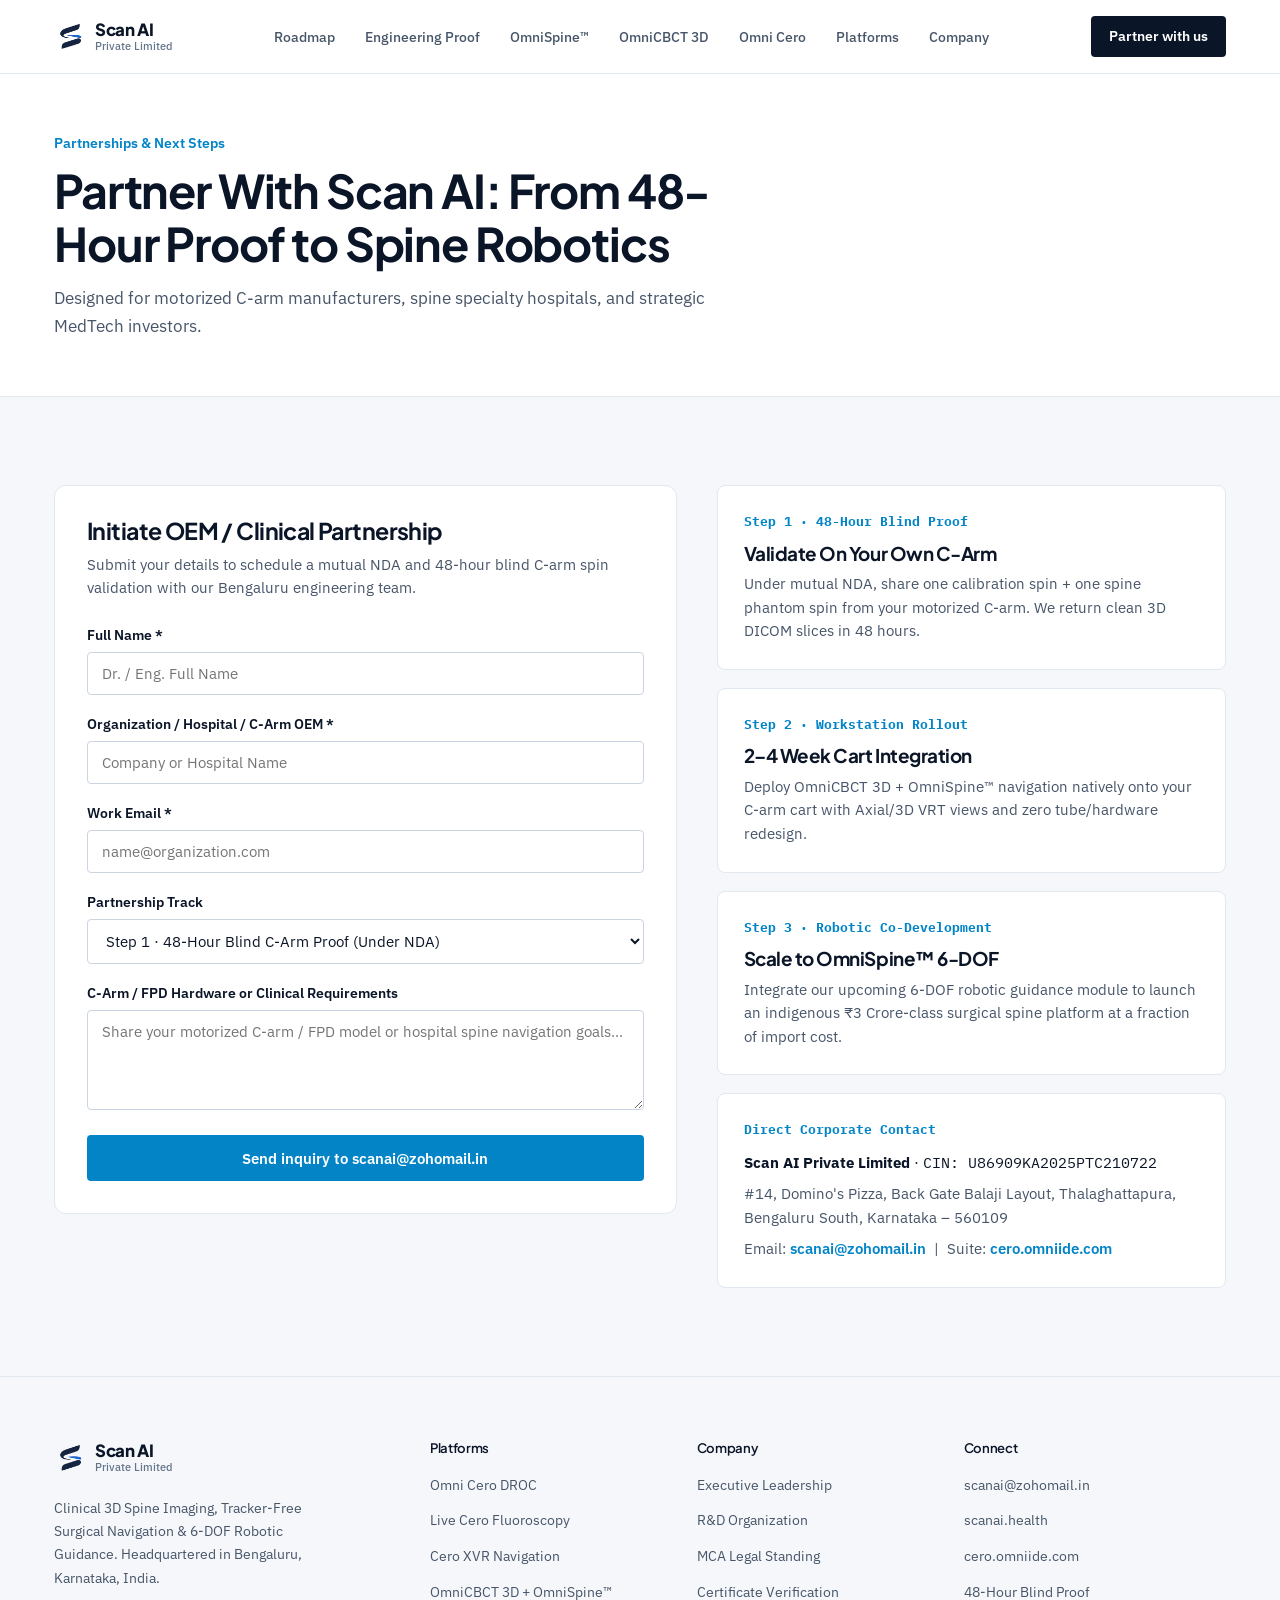
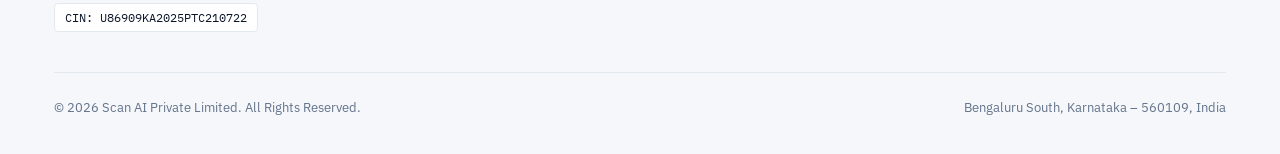
<file: contact.html>
<!DOCTYPE html>
<html lang="en">
<head>
  <meta charset="UTF-8" />
  <meta name="viewport" content="width=device-width, initial-scale=1.0" />
  <title>Partner With Scan AI — 48-Hour Blind Proof &amp; OEM Integration</title>
  <meta name="description" content="Partner with Scan AI Private Limited for 48-hour blind C-arm 3D DICOM proof, 2-4 week cart integration, or 6-DOF robotic spine co-development." />
  <link rel="icon" type="image/png" href="./assets/scanai-logo.png" />

  <link rel="preconnect" href="https://fonts.googleapis.com" />
  <link rel="preconnect" href="https://fonts.gstatic.com" crossorigin />
  <link href="https://fonts.googleapis.com/css2?family=IBM+Plex+Mono:wght@500;600;700&family=IBM+Plex+Sans:wght@400;500;600;700&family=Plus+Jakarta+Sans:wght@700;800&display=swap" rel="stylesheet" />

  <link rel="stylesheet" href="./css/variables.css" />
  <link rel="stylesheet" href="./css/main.css" />
  <link rel="stylesheet" href="./css/components.css" />
  <link rel="stylesheet" href="./css/responsive.css" />
</head>
<body>

  <header class="site-header" id="siteHeader">
    <div class="container nav-container">
      <a href="/" class="brand-logo" aria-label="Scan AI Home">
        <img src="./assets/scanai-logo.png" alt="Scan AI Private Limited Logo" />
        <div class="brand-wordmark"><strong>Scan AI</strong><span>Private Limited</span></div>
      </a>
      <nav aria-label="Main Navigation">
        <ul class="nav-menu">
          <li><a href="/#roadmap" class="nav-link">Roadmap</a></li>
          <li><a href="/#bottleneck" class="nav-link">Engineering Proof</a></li>
          <li><a href="/#omnispine" class="nav-link">OmniSpine™</a></li>
          <li><a href="/#omnicbct" class="nav-link">OmniCBCT 3D</a></li>
          <li><a href="/#omnicero" class="nav-link">Omni Cero</a></li>
          <li><a href="./products.html" class="nav-link">Platforms</a></li>
          <li><a href="./about.html" class="nav-link">Company</a></li>
        </ul>
      </nav>
      <div class="nav-actions">
        <a href="./contact.html" class="btn-nav-cta">Partner with us</a>
      </div>
      <button class="mobile-toggle" aria-label="Open Navigation Menu" aria-expanded="false">
        <svg viewBox="0 0 24 24" fill="none" stroke="currentColor" stroke-width="2"><line x1="3" y1="12" x2="21" y2="12"></line><line x1="3" y1="6" x2="21" y2="6"></line><line x1="3" y1="18" x2="21" y2="18"></line></svg>
      </button>
    </div>
  </header>

  <div class="drawer-backdrop"></div>
  <aside class="mobile-drawer" aria-label="Mobile Navigation">
    <div class="drawer-header">
      <a href="/" class="brand-logo" aria-label="Scan AI Home">
        <img src="./assets/scanai-logo.png" alt="Scan AI Logo" style="height: 30px;" />
        <div class="brand-wordmark"><strong>Scan AI</strong><span>Private Limited</span></div>
      </a>
      <button class="drawer-close" aria-label="Close Menu">
        <svg viewBox="0 0 24 24" fill="none" stroke="currentColor" stroke-width="2"><line x1="18" y1="6" x2="6" y2="18"></line><line x1="6" y1="6" x2="18" y2="18"></line></svg>
      </button>
    </div>
    <ul class="mobile-nav-links">
      <li><a href="/">Home</a></li>
      <li><a href="./products.html">All Platforms</a></li>
      <li><a href="./about.html">Leadership &amp; Governance</a></li>
      <li><a href="./contact.html">Contact &amp; 48-Hr Proof</a></li>
    </ul>
  </aside>

  <section style="padding: 132px 0 56px 0; background: #ffffff; border-bottom: 1px solid var(--line-subtle);">
    <div class="container">
      <div class="section-intro" style="margin-bottom: 0;">
        <div class="section-kicker">Partnerships &amp; Next Steps</div>
        <h1 class="section-title" style="font-size: clamp(2.1rem, 3.8vw, 2.9rem);">
          Partner With Scan AI: From 48-Hour Proof to Spine Robotics
        </h1>
        <p class="section-lead">
          Designed for motorized C-arm manufacturers, spine specialty hospitals, and strategic MedTech investors.
        </p>
      </div>
    </div>
  </section>

  <section class="section section-panel">
    <div class="container">
      <div class="contact-grid">
        <div class="contact-form-card">
          <h2 style="font-size: 1.45rem; margin-bottom: 8px;">Initiate OEM / Clinical Partnership</h2>
          <p style="font-size: 0.92rem; color: var(--ink-secondary); margin-bottom: 24px;">
            Submit your details to schedule a mutual NDA and 48-hour blind C-arm spin validation with our Bengaluru engineering team.
          </p>

          <form id="partnershipForm">
            <div class="form-group">
              <label for="contactName">Full Name *</label>
              <input type="text" id="contactName" class="form-control" required placeholder="Dr. / Eng. Full Name" />
            </div>

            <div class="form-group">
              <label for="contactOrg">Organization / Hospital / C-Arm OEM *</label>
              <input type="text" id="contactOrg" class="form-control" required placeholder="Company or Hospital Name" />
            </div>

            <div class="form-group">
              <label for="contactEmail">Work Email *</label>
              <input type="email" id="contactEmail" class="form-control" required placeholder="name@organization.com" />
            </div>

            <div class="form-group">
              <label for="partnershipTrack">Partnership Track</label>
              <select id="partnershipTrack" class="form-control">
                <option value="Step 1: 48-Hour Blind C-Arm Proof">Step 1 · 48-Hour Blind C-Arm Proof (Under NDA)</option>
                <option value="Step 2: 2-4 Week Workstation Rollout">Step 2 · 2–4 Week OmniCBCT + OmniSpine™ Cart Integration</option>
                <option value="Step 3: OmniSpine 6-DOF Robotic Co-Development">Step 3 · OmniSpine™ 6-DOF Robotic Co-Development</option>
                <option value="Omni Cero Clinical Suite (DROC / Live Cero / Cero XVR)">Omni Cero Clinical Suite (DROC / Live Cero / Cero XVR)</option>
                <option value="Strategic MedTech Investment">Strategic MedTech Investment</option>
              </select>
            </div>

            <div class="form-group">
              <label for="contactNotes">C-Arm / FPD Hardware or Clinical Requirements</label>
              <textarea id="contactNotes" class="form-control" rows="4" placeholder="Share your motorized C-arm / FPD model or hospital spine navigation goals..."></textarea>
            </div>

            <button type="submit" class="btn btn-primary btn-lg" style="width: 100%;">Send inquiry to scanai@zohomail.in</button>

            <div id="formStatus" style="display: none; margin-top: 14px; padding: 12px; border-radius: var(--radius-sm); background: var(--accent-verified-tint); color: var(--accent-verified); font-size: 0.88rem; font-weight: 500;"></div>
          </form>
        </div>

        <div style="display: flex; flex-direction: column; gap: 18px;">
          <div class="step-block">
            <div class="step-num">Step 1 · 48-Hour Blind Proof</div>
            <h3>Validate On Your Own C-Arm</h3>
            <p>Under mutual NDA, share one calibration spin + one spine phantom spin from your motorized C-arm. We return clean 3D DICOM slices in 48 hours.</p>
          </div>
          <div class="step-block">
            <div class="step-num">Step 2 · Workstation Rollout</div>
            <h3>2–4 Week Cart Integration</h3>
            <p>Deploy OmniCBCT 3D + OmniSpine™ navigation natively onto your C-arm cart with Axial/3D VRT views and zero tube/hardware redesign.</p>
          </div>
          <div class="step-block">
            <div class="step-num">Step 3 · Robotic Co-Development</div>
            <h3>Scale to OmniSpine™ 6-DOF</h3>
            <p>Integrate our upcoming 6-DOF robotic guidance module to launch an indigenous ₹3 Crore-class surgical spine platform at a fraction of import cost.</p>
          </div>

          <div class="step-block">
            <div class="step-num">Direct Corporate Contact</div>
            <p style="margin-bottom: 8px; color: var(--ink-primary);"><strong>Scan AI Private Limited</strong> · <span class="mono">CIN: U86909KA2025PTC210722</span></p>
            <p style="margin-bottom: 8px;">#14, Domino's Pizza, Back Gate Balaji Layout, Thalaghattapura, Bengaluru South, Karnataka – 560109</p>
            <p>Email: <a href="mailto:scanai@zohomail.in" style="color: var(--accent-clinical); font-weight: 600;">scanai@zohomail.in</a> &nbsp;|&nbsp; Suite: <a href="https://cero.omniide.com" target="_blank" rel="noopener" style="color: var(--accent-clinical); font-weight: 600;">cero.omniide.com</a></p>
          </div>
        </div>
      </div>
    </div>
  </section>

  <footer class="site-footer">
    <div class="container">
      <div class="footer-grid">
        <div class="footer-brand">
          <a href="/" class="brand-logo" aria-label="Scan AI Home">
            <img src="./assets/scanai-logo.png" alt="Scan AI Private Limited Logo" />
            <div class="brand-wordmark"><strong>Scan AI</strong><span>Private Limited</span></div>
          </a>
          <p>Clinical 3D Spine Imaging, Tracker-Free Surgical Navigation &amp; 6-DOF Robotic Guidance. Headquartered in Bengaluru, Karnataka, India.</p>
          <span class="footer-cin">CIN: U86909KA2025PTC210722</span>
        </div>
        <div class="footer-col">
          <h4>Platforms</h4>
          <ul class="footer-links">
            <li><a href="./products.html#droc">Omni Cero DROC</a></li>
            <li><a href="./products.html#live-cero">Live Cero Fluoroscopy</a></li>
            <li><a href="./products.html#cero-xvr">Cero XVR Navigation</a></li>
            <li><a href="./products.html#omnicbct">OmniCBCT 3D + OmniSpine™</a></li>
          </ul>
        </div>
        <div class="footer-col">
          <h4>Company</h4>
          <ul class="footer-links">
            <li><a href="./about.html#leadership">Executive Leadership</a></li>
            <li><a href="./about.html#engineering">R&amp;D Organization</a></li>
            <li><a href="./about.html#governance">MCA Legal Standing</a></li>
            <li><a href="./verify/">Certificate Verification</a></li>
          </ul>
        </div>
        <div class="footer-col">
          <h4>Connect</h4>
          <ul class="footer-links">
            <li><a href="mailto:scanai@zohomail.in">scanai@zohomail.in</a></li>
            <li><a href="https://scanai.health" target="_blank" rel="noopener">scanai.health</a></li>
            <li><a href="https://cero.omniide.com" target="_blank" rel="noopener">cero.omniide.com</a></li>
            <li><a href="./contact.html">48-Hour Blind Proof</a></li>
          </ul>
        </div>
      </div>
      <div class="footer-bottom">
        <div>&copy; 2026 Scan AI Private Limited. All Rights Reserved.</div>
        <div>Bengaluru South, Karnataka – 560109, India</div>
      </div>
    </div>
  </footer>

  <script src="./js/main.js"></script>
</body>
</html>
</file>
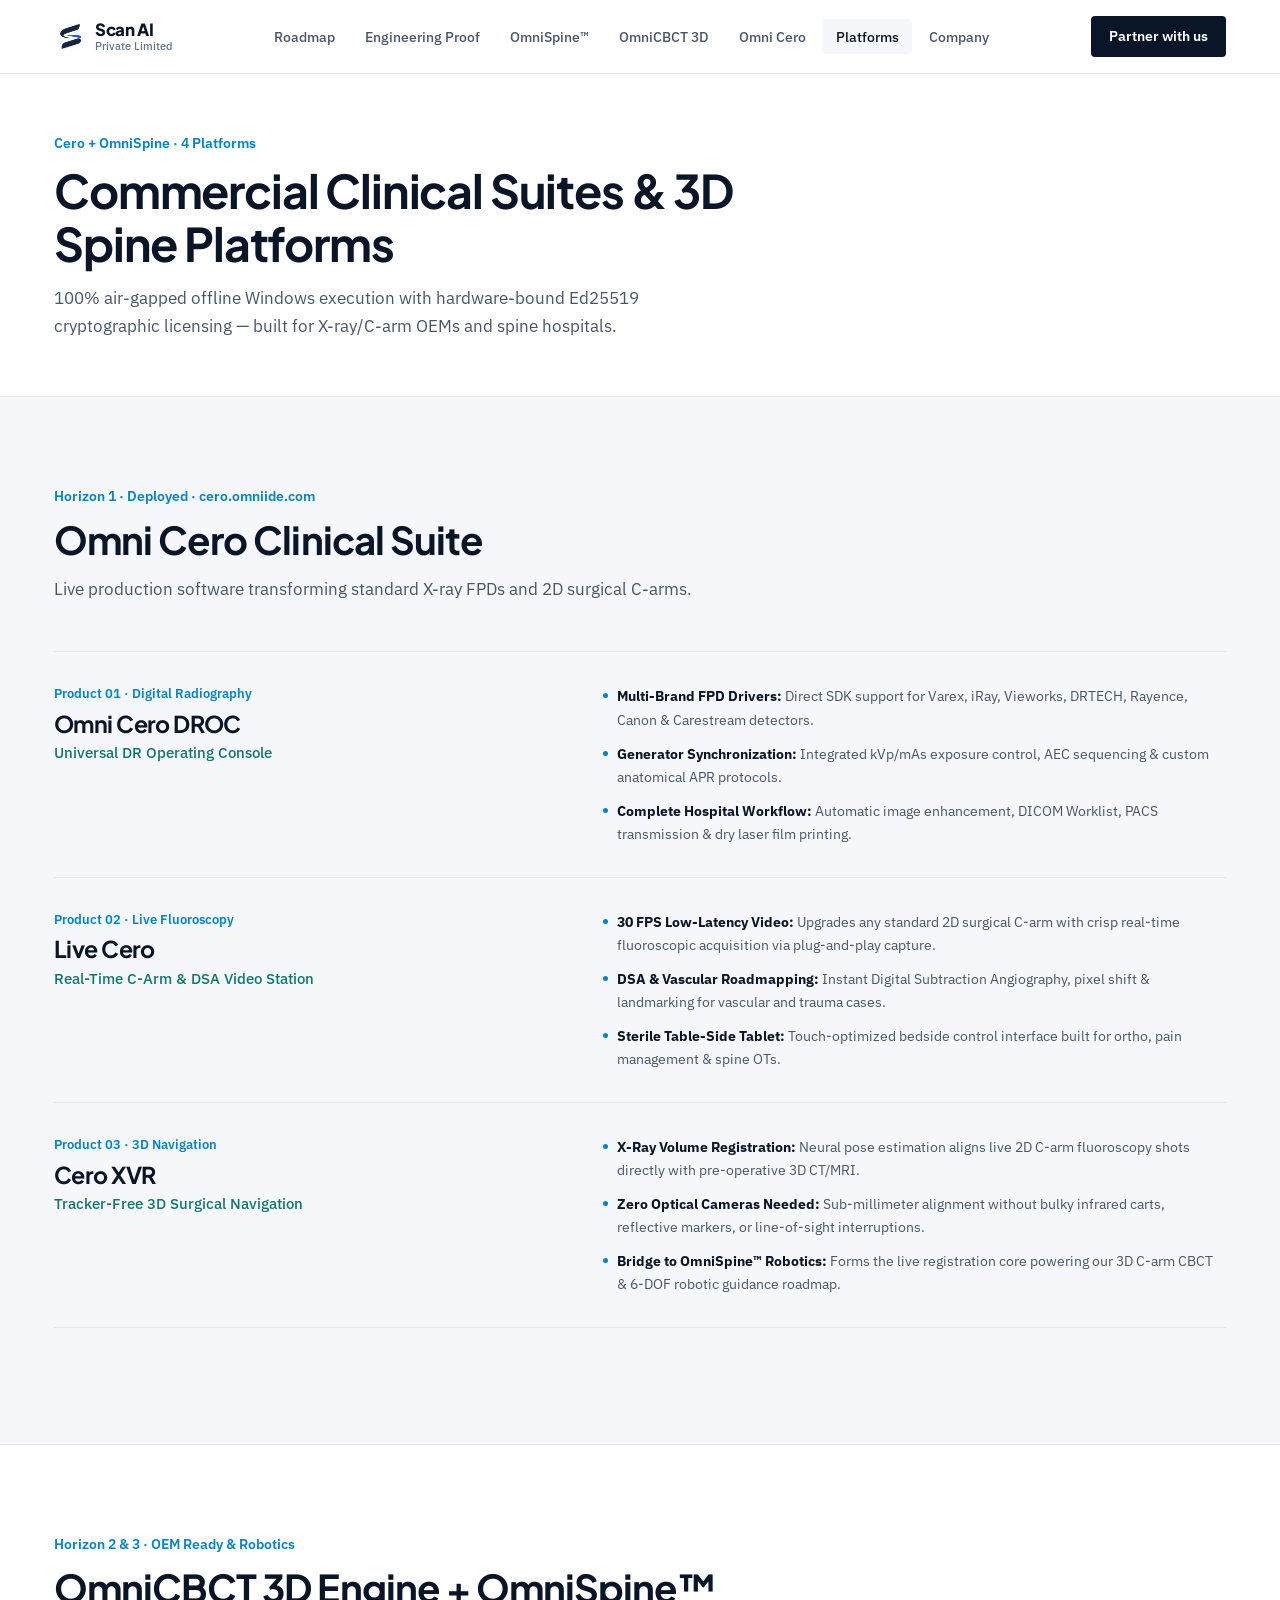
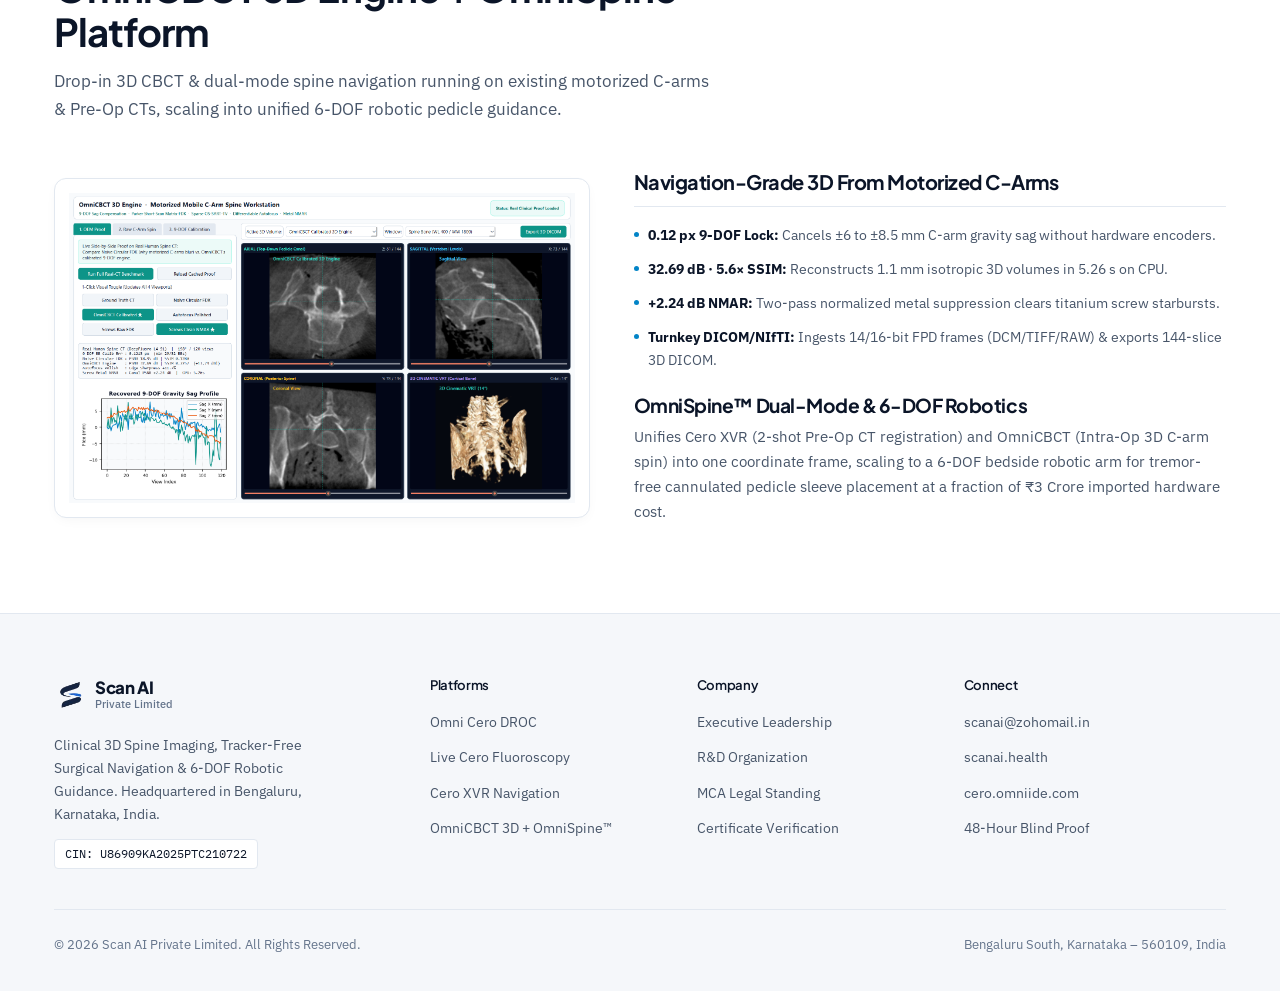
<file: products.html>
<!DOCTYPE html>
<html lang="en">
<head>
  <meta charset="UTF-8" />
  <meta name="viewport" content="width=device-width, initial-scale=1.0" />
  <title>Platforms &amp; Clinical Suites — Scan AI Private Limited</title>
  <meta name="description" content="Explore Scan AI's 4 surgical imaging & spine robotics platforms: Omni Cero DROC, Live Cero, Cero XVR, and OmniCBCT 3D + OmniSpine™." />
  <link rel="icon" type="image/png" href="./assets/scanai-logo.png" />

  <link rel="preconnect" href="https://fonts.googleapis.com" />
  <link rel="preconnect" href="https://fonts.gstatic.com" crossorigin />
  <link href="https://fonts.googleapis.com/css2?family=IBM+Plex+Mono:wght@500;600;700&family=IBM+Plex+Sans:wght@400;500;600;700&family=Plus+Jakarta+Sans:wght@700;800&display=swap" rel="stylesheet" />

  <link rel="stylesheet" href="./css/variables.css" />
  <link rel="stylesheet" href="./css/main.css" />
  <link rel="stylesheet" href="./css/components.css" />
  <link rel="stylesheet" href="./css/responsive.css" />
</head>
<body>

  <header class="site-header" id="siteHeader">
    <div class="container nav-container">
      <a href="/" class="brand-logo" aria-label="Scan AI Home">
        <img src="./assets/scanai-logo.png" alt="Scan AI Private Limited Logo" />
        <div class="brand-wordmark"><strong>Scan AI</strong><span>Private Limited</span></div>
      </a>
      <nav aria-label="Main Navigation">
        <ul class="nav-menu">
          <li><a href="/#roadmap" class="nav-link">Roadmap</a></li>
          <li><a href="/#bottleneck" class="nav-link">Engineering Proof</a></li>
          <li><a href="/#omnispine" class="nav-link">OmniSpine™</a></li>
          <li><a href="/#omnicbct" class="nav-link">OmniCBCT 3D</a></li>
          <li><a href="/#omnicero" class="nav-link">Omni Cero</a></li>
          <li><a href="./products.html" class="nav-link active">Platforms</a></li>
          <li><a href="./about.html" class="nav-link">Company</a></li>
        </ul>
      </nav>
      <div class="nav-actions">
        <a href="./contact.html" class="btn-nav-cta">Partner with us</a>
      </div>
      <button class="mobile-toggle" aria-label="Open Navigation Menu" aria-expanded="false">
        <svg viewBox="0 0 24 24" fill="none" stroke="currentColor" stroke-width="2"><line x1="3" y1="12" x2="21" y2="12"></line><line x1="3" y1="6" x2="21" y2="6"></line><line x1="3" y1="18" x2="21" y2="18"></line></svg>
      </button>
    </div>
  </header>

  <div class="drawer-backdrop"></div>
  <aside class="mobile-drawer" aria-label="Mobile Navigation">
    <div class="drawer-header">
      <a href="/" class="brand-logo" aria-label="Scan AI Home">
        <img src="./assets/scanai-logo.png" alt="Scan AI Logo" style="height: 30px;" />
        <div class="brand-wordmark"><strong>Scan AI</strong><span>Private Limited</span></div>
      </a>
      <button class="drawer-close" aria-label="Close Menu">
        <svg viewBox="0 0 24 24" fill="none" stroke="currentColor" stroke-width="2"><line x1="18" y1="6" x2="6" y2="18"></line><line x1="6" y1="6" x2="18" y2="18"></line></svg>
      </button>
    </div>
    <ul class="mobile-nav-links">
      <li><a href="/">Home</a></li>
      <li><a href="./products.html">All Platforms</a></li>
      <li><a href="./about.html">Leadership &amp; Governance</a></li>
      <li><a href="./contact.html">Contact &amp; 48-Hr Proof</a></li>
    </ul>
    <div class="drawer-cta-wrap">
      <a href="./contact.html" class="btn btn-primary btn-md" style="width: 100%;">Request 48-hour proof</a>
    </div>
  </aside>

  <section style="padding: 132px 0 56px 0; background: #ffffff; border-bottom: 1px solid var(--line-subtle);">
    <div class="container">
      <div class="section-intro" style="margin-bottom: 0;">
        <div class="section-kicker">Cero + OmniSpine · 4 Platforms</div>
        <h1 class="section-title" style="font-size: clamp(2.1rem, 3.8vw, 2.9rem);">
          Commercial Clinical Suites &amp; 3D Spine Platforms
        </h1>
        <p class="section-lead">
          100% air-gapped offline Windows execution with hardware-bound Ed25519 cryptographic licensing — built for X-ray/C-arm OEMs and spine hospitals.
        </p>
      </div>
    </div>
  </section>

  <section class="section section-panel">
    <div class="container">
      <div class="section-intro">
        <div class="section-kicker">Horizon 1 · Deployed · cero.omniide.com</div>
        <h2 class="section-title">Omni Cero Clinical Suite</h2>
        <p class="section-lead">Live production software transforming standard X-ray FPDs and 2D surgical C-arms.</p>
      </div>

      <div class="cero-rows">
        <article class="cero-row" id="droc">
          <div class="cero-row-title">
            <span>Product 01 · Digital Radiography</span>
            <h3>Omni Cero DROC</h3>
            <p>Universal DR Operating Console</p>
          </div>
          <ul class="spec-list" style="border-top: none; padding-top: 0;">
            <li><strong>Multi-Brand FPD Drivers:</strong> Direct SDK support for Varex, iRay, Vieworks, DRTECH, Rayence, Canon &amp; Carestream detectors.</li>
            <li><strong>Generator Synchronization:</strong> Integrated kVp/mAs exposure control, AEC sequencing &amp; custom anatomical APR protocols.</li>
            <li><strong>Complete Hospital Workflow:</strong> Automatic image enhancement, DICOM Worklist, PACS transmission &amp; dry laser film printing.</li>
          </ul>
        </article>

        <article class="cero-row" id="live-cero">
          <div class="cero-row-title">
            <span>Product 02 · Live Fluoroscopy</span>
            <h3>Live Cero</h3>
            <p>Real-Time C-Arm &amp; DSA Video Station</p>
          </div>
          <ul class="spec-list" style="border-top: none; padding-top: 0;">
            <li><strong>30 FPS Low-Latency Video:</strong> Upgrades any standard 2D surgical C-arm with crisp real-time fluoroscopic acquisition via plug-and-play capture.</li>
            <li><strong>DSA &amp; Vascular Roadmapping:</strong> Instant Digital Subtraction Angiography, pixel shift &amp; landmarking for vascular and trauma cases.</li>
            <li><strong>Sterile Table-Side Tablet:</strong> Touch-optimized bedside control interface built for ortho, pain management &amp; spine OTs.</li>
          </ul>
        </article>

        <article class="cero-row" id="cero-xvr">
          <div class="cero-row-title">
            <span>Product 03 · 3D Navigation</span>
            <h3>Cero XVR</h3>
            <p>Tracker-Free 3D Surgical Navigation</p>
          </div>
          <ul class="spec-list" style="border-top: none; padding-top: 0;">
            <li><strong>X-Ray Volume Registration:</strong> Neural pose estimation aligns live 2D C-arm fluoroscopy shots directly with pre-operative 3D CT/MRI.</li>
            <li><strong>Zero Optical Cameras Needed:</strong> Sub-millimeter alignment without bulky infrared carts, reflective markers, or line-of-sight interruptions.</li>
            <li><strong>Bridge to OmniSpine™ Robotics:</strong> Forms the live registration core powering our 3D C-arm CBCT &amp; 6-DOF robotic guidance roadmap.</li>
          </ul>
        </article>
      </div>
    </div>
  </section>

  <section class="section" id="omnicbct">
    <div class="container">
      <div class="section-intro">
        <div class="section-kicker">Horizon 2 &amp; 3 · OEM Ready &amp; Robotics</div>
        <h2 class="section-title">OmniCBCT 3D Engine + OmniSpine™ Platform</h2>
        <p class="section-lead">
          Drop-in 3D CBCT &amp; dual-mode spine navigation running on existing motorized C-arms &amp; Pre-Op CTs, scaling into unified 6-DOF robotic pedicle guidance.
        </p>
      </div>

      <div class="robotics-split" style="margin-bottom: 0;">
        <div class="robotics-photo">
          <img src="./assets/deck/image12.png" alt="OmniCBCT 3D Engine 4-Viewport Spine Workstation" />
        </div>
        <div>
          <h3 style="font-size: 1.25rem; margin-bottom: 12px;">Navigation-Grade 3D From Motorized C-Arms</h3>
          <ul class="spec-list" style="border-top: 1px solid var(--line-subtle); padding-top: 16px; margin-bottom: 24px;">
            <li><strong>0.12 px 9-DOF Lock:</strong> Cancels ±6 to ±8.5 mm C-arm gravity sag without hardware encoders.</li>
            <li><strong>32.69 dB · 5.6× SSIM:</strong> Reconstructs 1.1 mm isotropic 3D volumes in 5.26 s on CPU.</li>
            <li><strong>+2.24 dB NMAR:</strong> Two-pass normalized metal suppression clears titanium screw starbursts.</li>
            <li><strong>Turnkey DICOM/NIfTI:</strong> Ingests 14/16-bit FPD frames (DCM/TIFF/RAW) &amp; exports 144-slice 3D DICOM.</li>
          </ul>
          <h3 style="font-size: 1.2rem; margin-bottom: 8px;">OmniSpine™ Dual-Mode &amp; 6-DOF Robotics</h3>
          <p style="font-size: 0.94rem; color: var(--ink-secondary); line-height: 1.65;">
            Unifies Cero XVR (2-shot Pre-Op CT registration) and OmniCBCT (Intra-Op 3D C-arm spin) into one coordinate frame, scaling to a 6-DOF bedside robotic arm for tremor-free cannulated pedicle sleeve placement at a fraction of ₹3 Crore imported hardware cost.
          </p>
        </div>
      </div>
    </div>
  </section>

  <footer class="site-footer">
    <div class="container">
      <div class="footer-grid">
        <div class="footer-brand">
          <a href="/" class="brand-logo" aria-label="Scan AI Home">
            <img src="./assets/scanai-logo.png" alt="Scan AI Private Limited Logo" />
            <div class="brand-wordmark"><strong>Scan AI</strong><span>Private Limited</span></div>
          </a>
          <p>Clinical 3D Spine Imaging, Tracker-Free Surgical Navigation &amp; 6-DOF Robotic Guidance. Headquartered in Bengaluru, Karnataka, India.</p>
          <span class="footer-cin">CIN: U86909KA2025PTC210722</span>
        </div>
        <div class="footer-col">
          <h4>Platforms</h4>
          <ul class="footer-links">
            <li><a href="./products.html#droc">Omni Cero DROC</a></li>
            <li><a href="./products.html#live-cero">Live Cero Fluoroscopy</a></li>
            <li><a href="./products.html#cero-xvr">Cero XVR Navigation</a></li>
            <li><a href="./products.html#omnicbct">OmniCBCT 3D + OmniSpine™</a></li>
          </ul>
        </div>
        <div class="footer-col">
          <h4>Company</h4>
          <ul class="footer-links">
            <li><a href="./about.html#leadership">Executive Leadership</a></li>
            <li><a href="./about.html#engineering">R&amp;D Organization</a></li>
            <li><a href="./about.html#governance">MCA Legal Standing</a></li>
            <li><a href="./verify/">Certificate Verification</a></li>
          </ul>
        </div>
        <div class="footer-col">
          <h4>Connect</h4>
          <ul class="footer-links">
            <li><a href="mailto:scanai@zohomail.in">scanai@zohomail.in</a></li>
            <li><a href="https://scanai.health" target="_blank" rel="noopener">scanai.health</a></li>
            <li><a href="https://cero.omniide.com" target="_blank" rel="noopener">cero.omniide.com</a></li>
            <li><a href="./contact.html">48-Hour Blind Proof</a></li>
          </ul>
        </div>
      </div>
      <div class="footer-bottom">
        <div>&copy; 2026 Scan AI Private Limited. All Rights Reserved.</div>
        <div>Bengaluru South, Karnataka – 560109, India</div>
      </div>
    </div>
  </footer>

  <script src="./js/main.js"></script>
</body>
</html>
</file>
<file: css/variables.css>
/**
 * Scan AI Private Limited — Precision Radiology Light-Theme Tokens
 * Grounded in surgical hardware, light-box clarity, and clinical typography.
 */

:root {
  /* Core 5-Token Clinical Palette */
  --surface-canvas: #ffffff;
  --surface-panel: #f5f7fa;
  --surface-elevated: #eef2f6;
  --ink-primary: #0b1528;
  --ink-secondary: #475569;
  --ink-muted: #64748b;

  --accent-clinical: #0284c7;
  --accent-clinical-hover: #0369a1;
  --accent-clinical-tint: #f0f9ff;
  --accent-verified: #0f766e;
  --accent-verified-tint: #f0fdfa;
  --accent-danger: #b91c1c;

  /* Structural Hairlines */
  --line-subtle: #e2e8f0;
  --line-strong: #cbd5e1;

  /* Typography */
  --font-display: 'Plus Jakarta Sans', -apple-system, BlinkMacSystemFont, 'Segoe UI', sans-serif;
  --font-body: 'IBM Plex Sans', -apple-system, BlinkMacSystemFont, 'Segoe UI', sans-serif;
  --font-mono: 'IBM Plex Mono', ui-monospace, SFMono-Regular, Menlo, monospace;

  /* Elevation */
  --shadow-frame: 0 18px 40px -16px rgba(11, 21, 40, 0.08), 0 1px 3px rgba(11, 21, 40, 0.04);
  --shadow-subtle: 0 4px 14px -4px rgba(11, 21, 40, 0.05);

  /* Radii (Restrained, hardware-inspired) */
  --radius-sm: 4px;
  --radius-md: 8px;
  --radius-lg: 12px;

  /* Layout */
  --container-max: 1220px;
  --header-height: 74px;

  /* Motion */
  --ease-ui: 180ms cubic-bezier(0.16, 1, 0.3, 1);
}
</file>
<file: css/main.css>
/**
 * Scan AI Private Limited — Base Layout, Typography & Navigation (main.css)
 */

*, *::before, *::after {
  box-sizing: border-box;
  margin: 0;
  padding: 0;
}

html {
  scroll-behavior: smooth;
  font-size: 16px;
  -webkit-font-smoothing: antialiased;
  -moz-osx-font-smoothing: grayscale;
}

body {
  font-family: var(--font-body);
  color: var(--ink-primary);
  background-color: var(--surface-canvas);
  line-height: 1.6;
  overflow-x: hidden;
}

@media (prefers-reduced-motion: reduce) {
  html { scroll-behavior: auto; }
  *, *::before, *::after {
    transition-duration: 0.01ms !important;
    animation-duration: 0.01ms !important;
  }
}

img {
  max-width: 100%;
  height: auto;
  display: block;
}

a {
  color: inherit;
  text-decoration: none;
}

button {
  font-family: inherit;
  cursor: pointer;
  border: none;
  background: none;
}

ul, ol {
  list-style: none;
}

:focus-visible {
  outline: 2px solid var(--accent-clinical);
  outline-offset: 3px;
  border-radius: 3px;
}

.container {
  width: 100%;
  max-width: var(--container-max);
  margin: 0 auto;
  padding: 0 24px;
}

/* Typography Hierarchy */
h1, h2, h3, h4 {
  font-family: var(--font-display);
  color: var(--ink-primary);
  font-weight: 700;
  line-height: 1.14;
  letter-spacing: -0.025em;
}

.mono {
  font-family: var(--font-mono);
  font-variant-numeric: tabular-nums;
}

/* Section Rhythm */
.section {
  padding: 88px 0;
  border-bottom: 1px solid var(--line-subtle);
}

.section-panel {
  background-color: var(--surface-panel);
}

.section-intro {
  max-width: 68ch;
  margin-bottom: 48px;
}

.section-kicker {
  font-size: 0.875rem;
  font-weight: 600;
  color: var(--accent-clinical);
  margin-bottom: 10px;
}

.section-title {
  font-size: clamp(1.85rem, 3vw, 2.5rem);
  margin-bottom: 14px;
}

.section-lead {
  font-size: 1.0625rem;
  color: var(--ink-secondary);
  line-height: 1.65;
  max-width: 66ch;
}

/* ==========================================================================
   Site Header & Navigation
   ========================================================================== */
.site-header {
  position: fixed;
  top: 0;
  left: 0;
  right: 0;
  height: var(--header-height);
  z-index: 1000;
  background: rgba(255, 255, 255, 0.92);
  backdrop-filter: blur(14px);
  -webkit-backdrop-filter: blur(14px);
  border-bottom: 1px solid var(--line-subtle);
  transition: box-shadow var(--ease-ui);
}

.site-header.scrolled {
  box-shadow: var(--shadow-subtle);
}

.nav-container {
  height: 100%;
  display: flex;
  align-items: center;
  justify-content: space-between;
  gap: 24px;
}

.brand-logo {
  display: inline-flex;
  align-items: center;
  gap: 10px;
  flex-shrink: 0;
}

.brand-logo img {
  height: 34px;
  width: auto;
  object-fit: contain;
}

.brand-wordmark {
  display: flex;
  flex-direction: column;
  line-height: 1.1;
}

.brand-wordmark strong {
  font-family: var(--font-display);
  font-size: 1.05rem;
  font-weight: 800;
  color: var(--ink-primary);
  letter-spacing: -0.02em;
}

.brand-wordmark span {
  font-size: 0.7rem;
  font-weight: 500;
  color: var(--ink-muted);
}

.nav-menu {
  display: flex;
  align-items: center;
  gap: 4px;
}

.nav-link {
  padding: 8px 13px;
  font-size: 0.9rem;
  font-weight: 500;
  color: var(--ink-secondary);
  border-radius: var(--radius-sm);
  transition: color var(--ease-ui), background-color var(--ease-ui);
  white-space: nowrap;
}

.nav-link:hover,
.nav-link.active {
  color: var(--ink-primary);
  background: var(--surface-panel);
}

.nav-actions {
  display: flex;
  align-items: center;
  gap: 12px;
  flex-shrink: 0;
}

.btn-nav-cta {
  display: inline-flex;
  align-items: center;
  padding: 9px 18px;
  background: var(--ink-primary);
  color: #ffffff;
  font-size: 0.875rem;
  font-weight: 600;
  border-radius: var(--radius-sm);
  transition: background-color var(--ease-ui);
}

.btn-nav-cta:hover {
  background: var(--accent-clinical);
}

.mobile-toggle {
  display: none;
  width: 40px;
  height: 40px;
  align-items: center;
  justify-content: center;
  border-radius: var(--radius-sm);
  color: var(--ink-primary);
  border: 1px solid var(--line-subtle);
}

.mobile-toggle svg {
  width: 20px;
  height: 20px;
}

/* Mobile Drawer */
.drawer-backdrop {
  position: fixed;
  inset: 0;
  background: rgba(11, 21, 40, 0.35);
  z-index: 1090;
  opacity: 0;
  pointer-events: none;
  transition: opacity var(--ease-ui);
}

.drawer-backdrop.open {
  opacity: 1;
  pointer-events: auto;
}

.mobile-drawer {
  position: fixed;
  top: 0;
  right: 0;
  bottom: 0;
  width: min(330px, 88vw);
  background: #ffffff;
  z-index: 1100;
  padding: 24px;
  display: flex;
  flex-direction: column;
  transform: translateX(100%);
  transition: transform var(--ease-ui);
  border-left: 1px solid var(--line-subtle);
}

.mobile-drawer.open {
  transform: translateX(0);
}

.drawer-header {
  display: flex;
  align-items: center;
  justify-content: space-between;
  padding-bottom: 16px;
  border-bottom: 1px solid var(--line-subtle);
}

.drawer-close {
  width: 36px;
  height: 36px;
  display: flex;
  align-items: center;
  justify-content: center;
  color: var(--ink-secondary);
}

.drawer-close svg {
  width: 20px;
  height: 20px;
}

.mobile-nav-links {
  display: flex;
  flex-direction: column;
  gap: 4px;
  margin-top: 18px;
  flex: 1;
}

.mobile-nav-links a {
  display: block;
  padding: 11px 12px;
  font-size: 0.95rem;
  font-weight: 500;
  color: var(--ink-primary);
  border-radius: var(--radius-sm);
}

.mobile-nav-links a:hover {
  background: var(--surface-panel);
}

.drawer-cta-wrap {
  padding-top: 16px;
  border-top: 1px solid var(--line-subtle);
}

/* ==========================================================================
   Buttons
   ========================================================================== */
.btn {
  display: inline-flex;
  align-items: center;
  justify-content: center;
  font-weight: 600;
  border-radius: var(--radius-sm);
  transition: background-color var(--ease-ui), border-color var(--ease-ui), color var(--ease-ui);
  white-space: nowrap;
}

.btn-sm { padding: 8px 14px; font-size: 0.85rem; }
.btn-md { padding: 11px 20px; font-size: 0.925rem; }
.btn-lg { padding: 13px 24px; font-size: 0.96rem; }

.btn-primary {
  background: var(--accent-clinical);
  color: #ffffff;
}

.btn-primary:hover {
  background: var(--accent-clinical-hover);
}

.btn-secondary {
  background: #ffffff;
  color: var(--ink-primary);
  border: 1px solid var(--line-strong);
}

.btn-secondary:hover {
  border-color: var(--ink-primary);
  background: var(--surface-panel);
}

/* ==========================================================================
   Footer
   ========================================================================== */
.site-footer {
  background: var(--surface-panel);
  padding: 64px 0 36px 0;
  color: var(--ink-secondary);
}

.footer-grid {
  display: grid;
  grid-template-columns: 1.5fr 1fr 1fr 1.2fr;
  gap: 48px;
  padding-bottom: 40px;
  border-bottom: 1px solid var(--line-subtle);
}

.footer-brand p {
  margin-top: 14px;
  font-size: 0.9rem;
  color: var(--ink-secondary);
  line-height: 1.6;
  max-width: 34ch;
}

.footer-cin {
  display: inline-block;
  margin-top: 14px;
  padding: 4px 10px;
  background: #ffffff;
  border: 1px solid var(--line-subtle);
  border-radius: var(--radius-sm);
  font-family: var(--font-mono);
  font-size: 0.75rem;
  color: var(--ink-primary);
}

.footer-col h4 {
  font-size: 0.82rem;
  font-weight: 600;
  color: var(--ink-primary);
  margin-bottom: 16px;
}

.footer-links {
  display: flex;
  flex-direction: column;
  gap: 10px;
}

.footer-links a {
  font-size: 0.9rem;
  color: var(--ink-secondary);
}

.footer-links a:hover {
  color: var(--accent-clinical);
}

.footer-bottom {
  padding-top: 24px;
  display: flex;
  align-items: center;
  justify-content: space-between;
  flex-wrap: wrap;
  gap: 16px;
  font-size: 0.84rem;
  color: var(--ink-muted);
}
</file>
<file: css/components.css>
/**
 * Scan AI Private Limited — Domain-Specific Clinical Components (components.css)
 */

/* ==========================================================================
   1. Hero Section (Minimal Flagship Hardware Showcase)
   ========================================================================== */
.hero-section.hero-fullbleed {
  position: relative;
  padding: 152px 0 112px 0;
  min-height: 660px;
  display: flex;
  align-items: center;
  background: var(--surface-canvas);
  border-bottom: 1px solid var(--line-subtle);
  overflow: hidden;
}

.hero-bg-layer {
  position: absolute;
  inset: 0;
  background-image: url('../assets/deck/image2.jpg');
  background-repeat: no-repeat;
  background-size: 62% auto;
  background-position: right 2% center;
  z-index: 0;
  pointer-events: none;
}

.hero-scrim-layer {
  display: none;
}

.hero-content-wrap {
  position: relative;
  z-index: 2;
}

.hero-copy {
  max-width: 500px;
}

.hero-location {
  font-size: 0.84rem;
  font-weight: 600;
  color: var(--ink-muted);
  margin-bottom: 14px;
}

.hero-title {
  font-size: clamp(2.35rem, 4.2vw, 3.6rem);
  font-weight: 800;
  letter-spacing: -0.04em;
  line-height: 1.04;
  color: var(--ink-primary);
  margin-bottom: 18px;
}

.hero-subtitle {
  font-size: 1.08rem;
  line-height: 1.58;
  color: var(--ink-secondary);
  max-width: 42ch;
  margin-bottom: 30px;
}

.hero-cta-group {
  display: flex;
  align-items: center;
  gap: 14px;
  flex-wrap: wrap;
}

/* Studio Hardware Frame */
.hero-lightbox {
  background: var(--surface-panel);
  border: 1px solid var(--line-subtle);
  border-radius: var(--radius-lg);
  padding: 12px;
  box-shadow: var(--shadow-frame);
}

.hero-hardware-img {
  background: #ffffff;
  border-radius: var(--radius-md);
  overflow: hidden;
  border: 1px solid var(--line-subtle);
}

.hero-hardware-img img {
  width: 100%;
  min-height: 420px;
  object-fit: cover;
  object-position: center;
}

.hero-recon-row {
  display: grid;
  grid-template-columns: 1fr 1fr;
  gap: 12px;
  margin-top: 12px;
}

.recon-chip {
  display: flex;
  align-items: center;
  gap: 12px;
  background: #ffffff;
  border: 1px solid var(--line-subtle);
  border-radius: var(--radius-md);
  padding: 10px 12px;
}

.recon-chip img {
  width: 52px;
  height: 52px;
  border-radius: var(--radius-sm);
  object-fit: cover;
  background: #0b1528;
  flex-shrink: 0;
}

.recon-chip span {
  display: block;
  font-size: 0.74rem;
  font-weight: 600;
  color: var(--accent-verified);
}

.recon-chip strong {
  display: block;
  font-size: 0.86rem;
  color: var(--ink-primary);
  margin-top: 2px;
}

/* ==========================================================================
   2. 3-Stage Horizon Architecture (Joined Editorial Columns)
   ========================================================================== */
.horizon-strip {
  display: grid;
  grid-template-columns: repeat(3, 1fr);
  border: 1px solid var(--line-subtle);
  border-radius: var(--radius-lg);
  background: #ffffff;
  overflow: hidden;
}

.horizon-col {
  padding: 32px 28px;
  border-right: 1px solid var(--line-subtle);
  display: flex;
  flex-direction: column;
}

.horizon-col:last-child {
  border-right: none;
}

.horizon-col.active-stage {
  background: var(--accent-clinical-tint);
}

.horizon-status {
  display: inline-block;
  align-self: flex-start;
  font-size: 0.78rem;
  font-weight: 600;
  padding: 4px 10px;
  border-radius: var(--radius-sm);
  margin-bottom: 16px;
}

.horizon-status.deployed {
  background: var(--accent-verified-tint);
  color: var(--accent-verified);
  border: 1px solid rgba(15, 118, 110, 0.22);
}

.horizon-status.ready {
  background: #ffffff;
  color: var(--accent-clinical);
  border: 1px solid rgba(2, 132, 199, 0.28);
}

.horizon-status.vision {
  background: var(--surface-panel);
  color: var(--ink-primary);
  border: 1px solid var(--line-strong);
}

.horizon-col h3 {
  font-size: 1.3rem;
  margin-bottom: 10px;
}

.horizon-col > p {
  font-size: 0.925rem;
  color: var(--ink-secondary);
  margin-bottom: 22px;
}

.spec-list {
  display: flex;
  flex-direction: column;
  gap: 11px;
  margin-top: auto;
  padding-top: 18px;
  border-top: 1px solid var(--line-subtle);
}

.spec-list li {
  font-size: 0.9rem;
  color: var(--ink-secondary);
  padding-left: 14px;
  position: relative;
}

.spec-list li::before {
  content: '';
  position: absolute;
  left: 0;
  top: 9px;
  width: 5px;
  height: 5px;
  border-radius: 50%;
  background: var(--accent-clinical);
}

.spec-list strong {
  color: var(--ink-primary);
}

/* ==========================================================================
   3. Bottleneck Breakdown + Interactive Axial Spine Proof
   ========================================================================== */
.bottleneck-split {
  display: grid;
  grid-template-columns: 1fr 1fr;
  gap: 48px;
  align-items: start;
}

.failure-list {
  display: flex;
  flex-direction: column;
}

.failure-row {
  display: grid;
  grid-template-columns: 44px 1fr;
  gap: 16px;
  padding: 20px 0;
  border-top: 1px solid var(--line-subtle);
}

.failure-row:last-child {
  border-bottom: 1px solid var(--line-subtle);
}

.failure-index {
  font-family: var(--font-mono);
  font-size: 0.9rem;
  font-weight: 700;
  color: var(--accent-clinical);
  padding-top: 2px;
}

.failure-row h4 {
  font-size: 1.05rem;
  margin-bottom: 6px;
}

.failure-row p {
  font-size: 0.92rem;
  color: var(--ink-secondary);
  line-height: 1.6;
}

/* Axial Proof Viewer */
.proof-viewer {
  background: var(--surface-panel);
  border: 1px solid var(--line-subtle);
  border-radius: var(--radius-lg);
  padding: 24px;
}

.proof-viewer-head {
  display: flex;
  align-items: center;
  justify-content: space-between;
  gap: 12px;
  margin-bottom: 16px;
  flex-wrap: wrap;
}

.proof-viewer-head h4 {
  font-size: 0.98rem;
}

.segmented-control {
  display: inline-flex;
  background: #ffffff;
  border: 1px solid var(--line-subtle);
  border-radius: var(--radius-sm);
  padding: 3px;
}

.comp-btn {
  padding: 6px 12px;
  font-size: 0.8rem;
  font-weight: 600;
  color: var(--ink-muted);
  border-radius: 3px;
  transition: background-color var(--ease-ui), color var(--ease-ui);
}

.comp-btn.active {
  background: var(--ink-primary);
  color: #ffffff;
}

.comparison-dual {
  display: grid;
  grid-template-columns: 1fr 1fr;
  gap: 14px;
}

.scan-frame {
  background: #0b1528;
  border: 1px solid var(--line-subtle);
  border-radius: var(--radius-md);
  overflow: hidden;
}

.scan-frame img {
  width: 100%;
  aspect-ratio: 1 / 1;
  object-fit: cover;
}

.scan-meta {
  background: #ffffff;
  padding: 12px 14px;
  border-top: 1px solid var(--line-subtle);
}

.scan-meta strong {
  display: block;
  font-size: 0.86rem;
  color: var(--ink-primary);
}

.scan-meta span {
  display: block;
  font-family: var(--font-mono);
  font-size: 0.78rem;
  margin-top: 2px;
}

.scan-meta span.bad { color: var(--accent-danger); }
.scan-meta span.good { color: var(--accent-verified); font-weight: 600; }

.viewer-note {
  margin-top: 16px;
  padding: 14px 16px;
  background: #ffffff;
  border-left: 3px solid var(--accent-clinical);
  border-radius: 0 var(--radius-sm) var(--radius-sm) 0;
  font-size: 0.89rem;
  color: var(--ink-secondary);
}

/* ==========================================================================
   4. Architecture Light-Box & Spec Columns
   ========================================================================== */
.diagram-frame {
  background: #ffffff;
  border: 1px solid var(--line-subtle);
  border-radius: var(--radius-lg);
  padding: 20px;
  margin-bottom: 28px;
}

.spec-grid-3 {
  display: grid;
  grid-template-columns: repeat(3, 1fr);
  gap: 24px;
}

.spec-block {
  border-top: 2px solid var(--ink-primary);
  padding-top: 18px;
}

.spec-block-label {
  font-size: 0.8rem;
  font-weight: 600;
  color: var(--accent-clinical);
  margin-bottom: 8px;
}

.spec-block h3 {
  font-size: 1.15rem;
  margin-bottom: 8px;
}

.spec-block p {
  font-size: 0.92rem;
  color: var(--ink-secondary);
  line-height: 1.6;
}

/* ==========================================================================
   5. Quantitative Proof Band & Tabbed Clinical Workstation
   ========================================================================== */
.proof-band {
  display: grid;
  grid-template-columns: repeat(4, 1fr);
  border: 1px solid var(--line-subtle);
  border-radius: var(--radius-lg);
  background: var(--surface-panel);
  margin-bottom: 36px;
  overflow: hidden;
}

.proof-cell {
  padding: 24px 22px;
  border-right: 1px solid var(--line-subtle);
}

.proof-cell:last-child {
  border-right: none;
}

.proof-num {
  font-family: var(--font-mono);
  font-size: 1.5rem;
  font-weight: 700;
  color: var(--accent-clinical);
  margin-bottom: 6px;
}

.proof-cell h4 {
  font-size: 0.96rem;
  margin-bottom: 8px;
}

.proof-cell p {
  font-size: 0.86rem;
  color: var(--ink-secondary);
  line-height: 1.55;
}

/* Workstation Explorer */
.explorer-panel {
  border: 1px solid var(--line-subtle);
  border-radius: var(--radius-lg);
  background: #ffffff;
  padding: 24px;
  box-shadow: var(--shadow-subtle);
}

.explorer-bar {
  display: flex;
  align-items: center;
  justify-content: space-between;
  gap: 16px;
  padding-bottom: 18px;
  margin-bottom: 20px;
  border-bottom: 1px solid var(--line-subtle);
  flex-wrap: wrap;
}

.tab-buttons {
  display: flex;
  gap: 8px;
  flex-wrap: wrap;
}

.tab-btn {
  padding: 8px 15px;
  font-size: 0.86rem;
  font-weight: 600;
  color: var(--ink-secondary);
  background: var(--surface-panel);
  border: 1px solid var(--line-subtle);
  border-radius: var(--radius-sm);
  transition: all var(--ease-ui);
}

.tab-btn.active {
  background: var(--ink-primary);
  color: #ffffff;
  border-color: var(--ink-primary);
}

.tab-pane { display: none; }
.tab-pane.active { display: block; }

.workstation-img {
  border: 1px solid var(--line-subtle);
  border-radius: var(--radius-md);
  overflow: hidden;
}

.workstation-notes {
  display: grid;
  grid-template-columns: 1fr 1fr;
  gap: 20px;
  margin-top: 18px;
}

.anatomy-grid-4 {
  display: grid;
  grid-template-columns: repeat(4, 1fr);
  gap: 16px;
}

.anatomy-tile {
  border: 1px solid var(--line-subtle);
  border-radius: var(--radius-md);
  overflow: hidden;
  background: var(--surface-panel);
}

.anatomy-tile img {
  width: 100%;
  aspect-ratio: 1 / 1;
  object-fit: cover;
  background: #0b1528;
}

.anatomy-tile-body {
  padding: 12px 14px;
}

.anatomy-tile-body h4 {
  font-size: 0.94rem;
  margin-bottom: 2px;
}

.anatomy-tile-body span {
  font-family: var(--font-mono);
  font-size: 0.78rem;
  font-weight: 600;
  color: var(--accent-verified);
}

/* ==========================================================================
   6. Omni Cero Ecosystem (Editorial Rows + Dark Enterprise Band)
   ========================================================================== */
.cero-rows {
  border-top: 1px solid var(--line-subtle);
  margin-bottom: 28px;
}

.cero-row {
  display: grid;
  grid-template-columns: 0.9fr 1.1fr;
  gap: 40px;
  padding: 32px 0;
  border-bottom: 1px solid var(--line-subtle);
  align-items: start;
}

.cero-row-title span {
  display: block;
  font-size: 0.8rem;
  font-weight: 600;
  color: var(--accent-clinical);
  margin-bottom: 6px;
}

.cero-row-title h3 {
  font-size: 1.45rem;
  margin-bottom: 4px;
}

.cero-row-title p {
  font-size: 0.94rem;
  font-weight: 500;
  color: var(--accent-verified);
}

.enterprise-bar {
  background: var(--ink-primary);
  color: #ffffff;
  border-radius: var(--radius-md);
  padding: 20px 26px;
  display: flex;
  align-items: center;
  justify-content: space-between;
  gap: 16px;
  flex-wrap: wrap;
}

.enterprise-bar strong {
  display: block;
  font-size: 0.82rem;
  color: #7dd3fc;
  margin-bottom: 4px;
}

.enterprise-bar p {
  font-size: 0.92rem;
  color: #e2e8f0;
}

/* ==========================================================================
   7. Robotics Vision & Leadership Portraits
   ========================================================================== */
.robotics-split {
  display: grid;
  grid-template-columns: 0.95fr 1.05fr;
  gap: 44px;
  align-items: center;
  margin-bottom: 28px;
}

.robotics-photo {
  background: #ffffff;
  border: 1px solid var(--line-subtle);
  border-radius: var(--radius-lg);
  padding: 14px;
  box-shadow: var(--shadow-subtle);
}

.leadership-grid-4 {
  display: grid;
  grid-template-columns: repeat(4, 1fr);
  gap: 24px;
}

.leader-card {
  background: #ffffff;
  border: 1px solid var(--line-subtle);
  border-radius: var(--radius-md);
  padding: 26px 22px;
  text-align: center;
}

.leader-avatar-wrap {
  width: 112px;
  height: 112px;
  border-radius: 50%;
  overflow: hidden;
  margin: 0 auto 16px auto;
  border: 2px solid var(--line-subtle);
  background: var(--surface-panel);
}

.leader-avatar-wrap img {
  width: 100%;
  height: 100%;
  object-fit: cover;
  object-position: center top;
}

.leader-avatar-wrap.nihan-fit img {
  object-position: center center;
  transform: scale(1.06);
}

.leader-card h3 {
  font-size: 1.15rem;
  margin-bottom: 4px;
}

.leader-role {
  font-size: 0.82rem;
  font-weight: 600;
  color: var(--accent-clinical);
  margin-bottom: 10px;
}

.leader-bio {
  font-size: 0.88rem;
  color: var(--ink-secondary);
  line-height: 1.55;
}

/* Sequential 3-Step Partnership Track */
.steps-grid-3 {
  display: grid;
  grid-template-columns: repeat(3, 1fr);
  gap: 24px;
  margin-bottom: 36px;
}

.step-block {
  background: #ffffff;
  border: 1px solid var(--line-subtle);
  border-radius: var(--radius-md);
  padding: 26px;
}

.step-num {
  font-family: var(--font-mono);
  font-size: 0.8rem;
  font-weight: 700;
  color: var(--accent-clinical);
  margin-bottom: 10px;
}

.step-block h3 {
  font-size: 1.18rem;
  margin-bottom: 8px;
}

.step-block p {
  font-size: 0.92rem;
  color: var(--ink-secondary);
  line-height: 1.6;
}

/* ==========================================================================
   8. About Page (R&D Divisions & MCA Table) & Contact Form
   ========================================================================== */
.division-grid-2 {
  display: grid;
  grid-template-columns: 1fr 1fr;
  gap: 28px;
}

.division-panel {
  background: #ffffff;
  border: 1px solid var(--line-subtle);
  border-radius: var(--radius-md);
  padding: 28px;
}

.division-panel h3 {
  font-size: 1.2rem;
  margin-bottom: 14px;
}

.governance-table-wrap {
  background: #ffffff;
  border: 1px solid var(--line-subtle);
  border-radius: var(--radius-md);
  overflow: hidden;
}

.governance-table {
  width: 100%;
  border-collapse: collapse;
}

.governance-table th,
.governance-table td {
  padding: 15px 22px;
  text-align: left;
  border-bottom: 1px solid var(--line-subtle);
  font-size: 0.92rem;
}

.governance-table th {
  width: 30%;
  background: var(--surface-panel);
  color: var(--ink-primary);
  font-weight: 600;
}

.governance-table tr:last-child th,
.governance-table tr:last-child td {
  border-bottom: none;
}

.contact-grid {
  display: grid;
  grid-template-columns: 1.1fr 0.9fr;
  gap: 40px;
  align-items: start;
}

.contact-form-card {
  background: #ffffff;
  border: 1px solid var(--line-subtle);
  border-radius: var(--radius-lg);
  padding: 32px;
}

.form-group { margin-bottom: 18px; }

.form-group label {
  display: block;
  font-size: 0.86rem;
  font-weight: 600;
  color: var(--ink-primary);
  margin-bottom: 6px;
}

.form-control {
  width: 100%;
  padding: 11px 14px;
  border: 1px solid var(--line-strong);
  border-radius: var(--radius-sm);
  font-family: inherit;
  font-size: 0.94rem;
  color: var(--ink-primary);
  background: #ffffff;
}

.form-control:focus {
  outline: none;
  border-color: var(--accent-clinical);
  box-shadow: 0 0 0 3px rgba(2, 132, 199, 0.14);
}
</file>
<file: css/responsive.css>
/**
 * Scan AI Private Limited — Responsive Breakpoints (responsive.css)
 */

@media (max-width: 1080px) {
  .hero-bg-layer {
    background-size: 78% auto;
    background-position: right -6% bottom 10%;
  }

  .bottleneck-split,
  .robotics-split,
  .cero-row,
  .contact-grid {
    grid-template-columns: 1fr;
    gap: 32px;
  }

  .horizon-strip,
  .spec-grid-3,
  .steps-grid-3 {
    grid-template-columns: 1fr;
  }

  .horizon-col {
    border-right: none;
    border-bottom: 1px solid var(--line-subtle);
  }

  .horizon-col:last-child {
    border-bottom: none;
  }

  .proof-band,
  .anatomy-grid-4,
  .leadership-grid-4 {
    grid-template-columns: repeat(2, 1fr);
  }

  .proof-cell {
    border-bottom: 1px solid var(--line-subtle);
  }

  .footer-grid {
    grid-template-columns: 1fr 1fr;
    gap: 32px;
  }
}

@media (max-width: 920px) {
  .nav-menu,
  .nav-actions {
    display: none;
  }

  .mobile-toggle {
    display: inline-flex;
  }
}

@media (max-width: 680px) {
  .section {
    padding: 64px 0;
  }

  .hero-section.hero-fullbleed {
    padding: 98px 0 265px 0;
    min-height: 660px;
    align-items: flex-start;
  }

  .hero-location {
    font-size: 0.78rem;
    margin-bottom: 8px;
  }

  .hero-title {
    font-size: 2rem;
    line-height: 1.06;
    margin-bottom: 10px;
  }

  .hero-subtitle {
    font-size: 0.94rem;
    line-height: 1.48;
    margin-bottom: 20px;
  }

  .hero-cta-group {
    gap: 16px;
    margin-bottom: 0;
  }

  .hero-cta-group .btn-lg {
    padding: 10px 18px;
    font-size: 0.88rem;
  }

  .hero-bg-layer {
    background-size: 106% auto;
    background-position: center bottom 18px;
  }

  .hero-scrim-layer {
    display: block;
    position: absolute;
    inset: 0;
    z-index: 1;
    pointer-events: none;
    background: linear-gradient(
      180deg,
      rgba(255, 255, 255, 0.98) 0%,
      rgba(255, 255, 255, 0.92) 44%,
      rgba(255, 255, 255, 0.15) 62%,
      rgba(255, 255, 255, 0.0) 80%
    );
  }

  .comparison-dual,
  .workstation-notes,
  .proof-band,
  .anatomy-grid-4,
  .leadership-grid-4,
  .division-grid-2 {
    grid-template-columns: 1fr;
  }

  .proof-cell {
    border-right: none;
  }

  .footer-grid {
    grid-template-columns: 1fr;
  }

  .governance-table th,
  .governance-table td {
    display: block;
    width: 100%;
    padding: 10px 16px;
  }

  .governance-table th {
    border-bottom: none;
    padding-bottom: 4px;
  }
}
</file>
